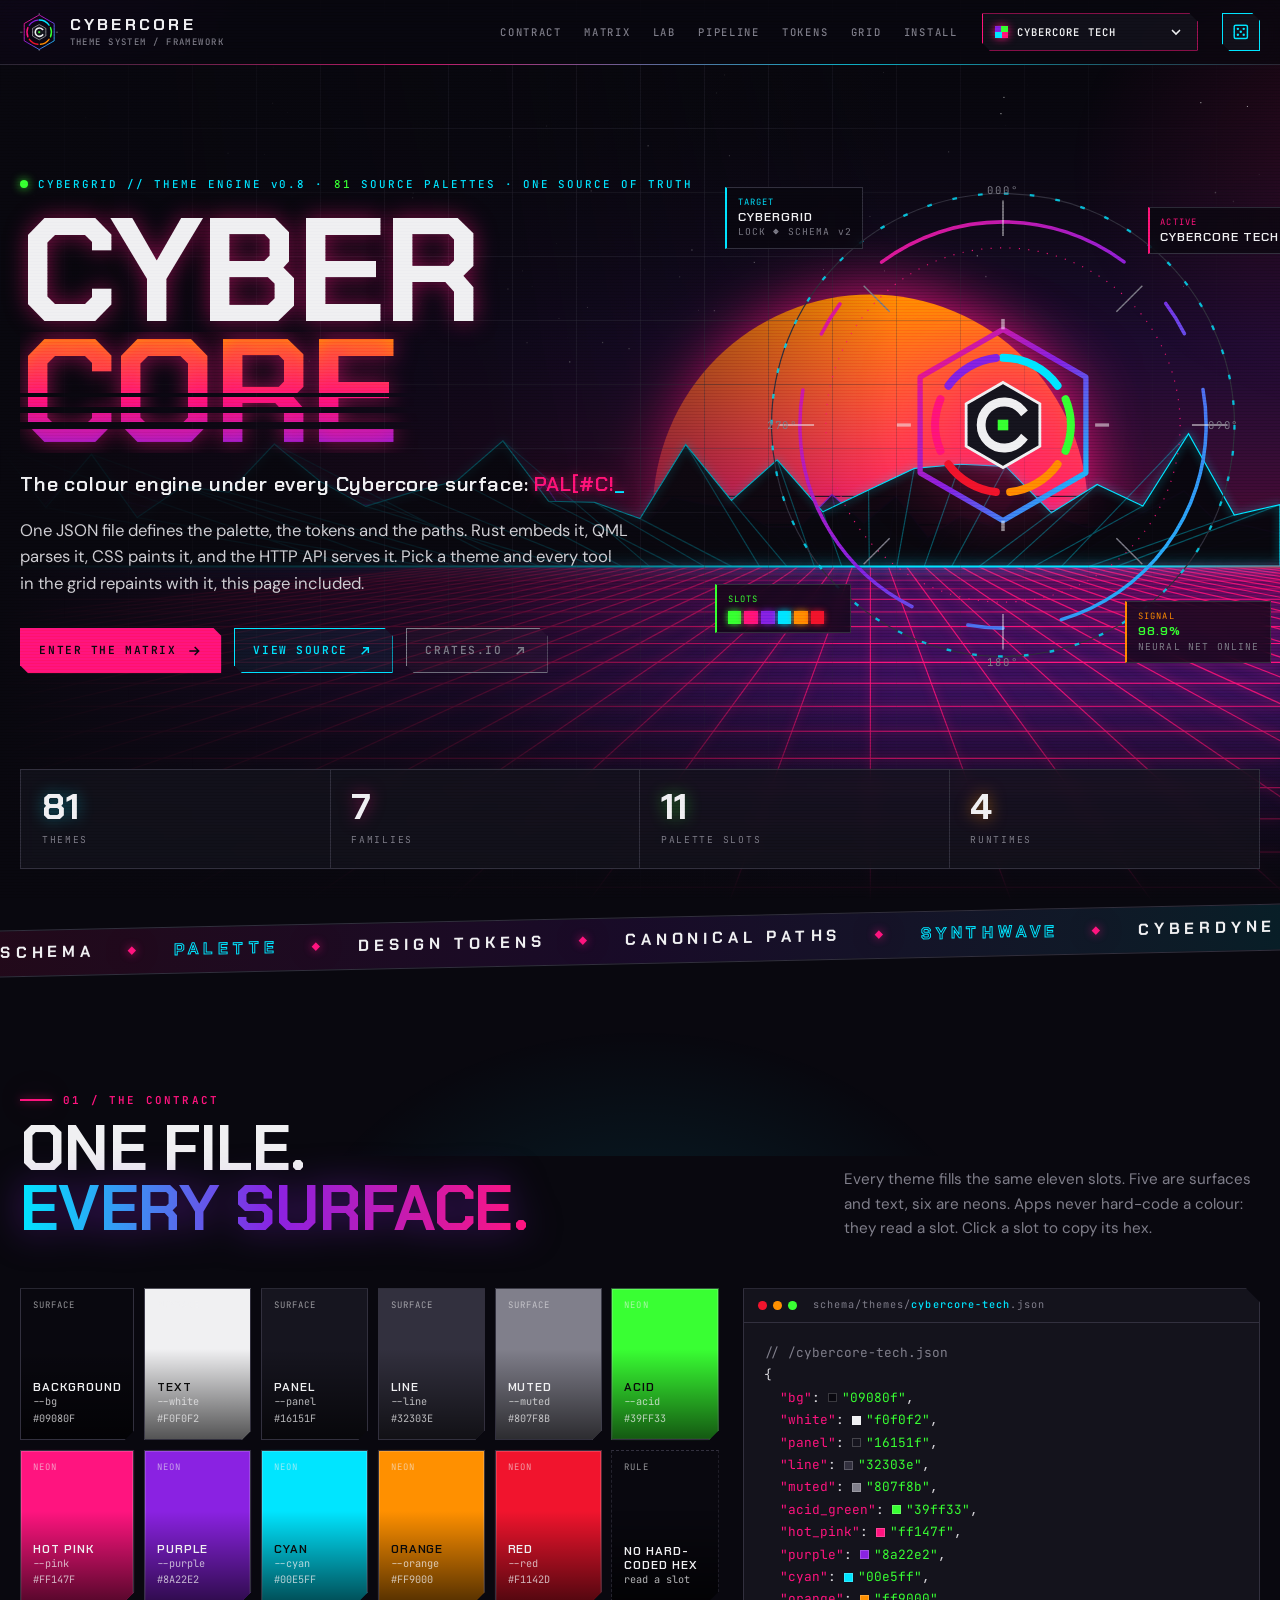
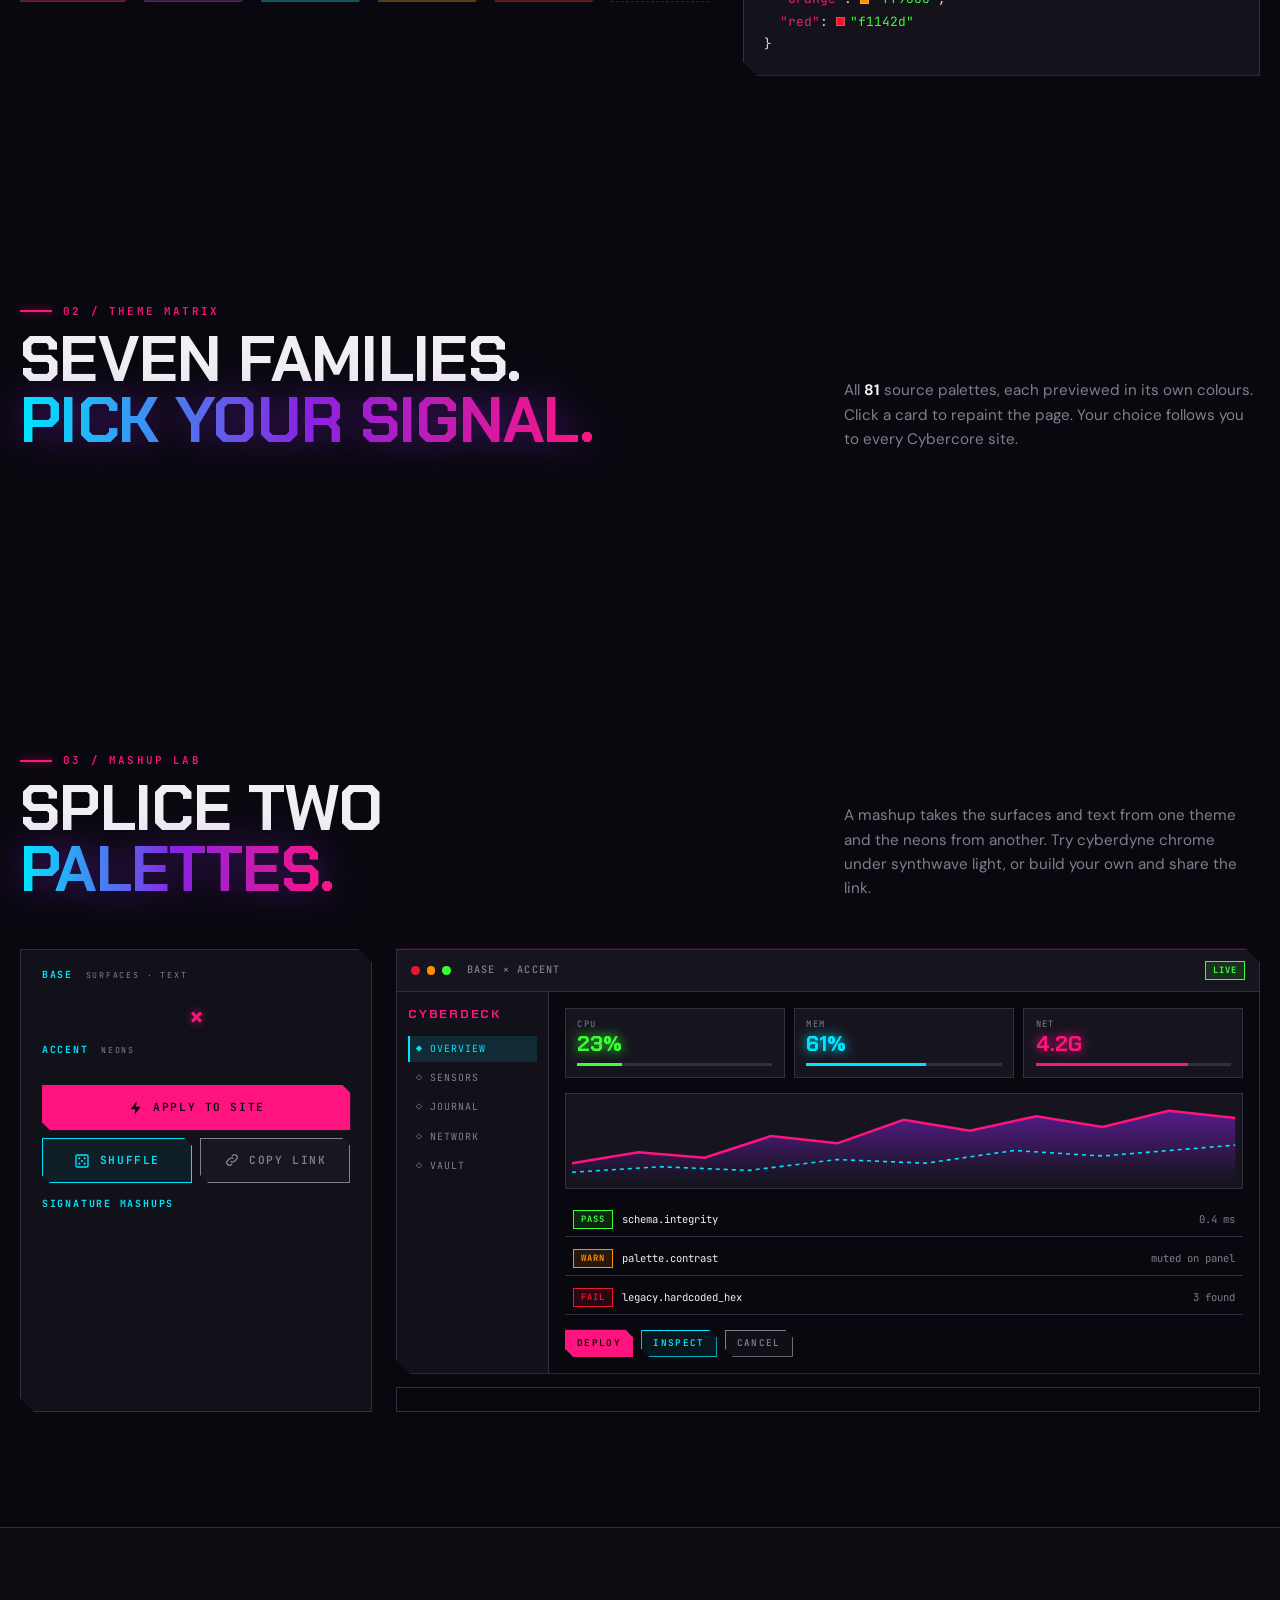
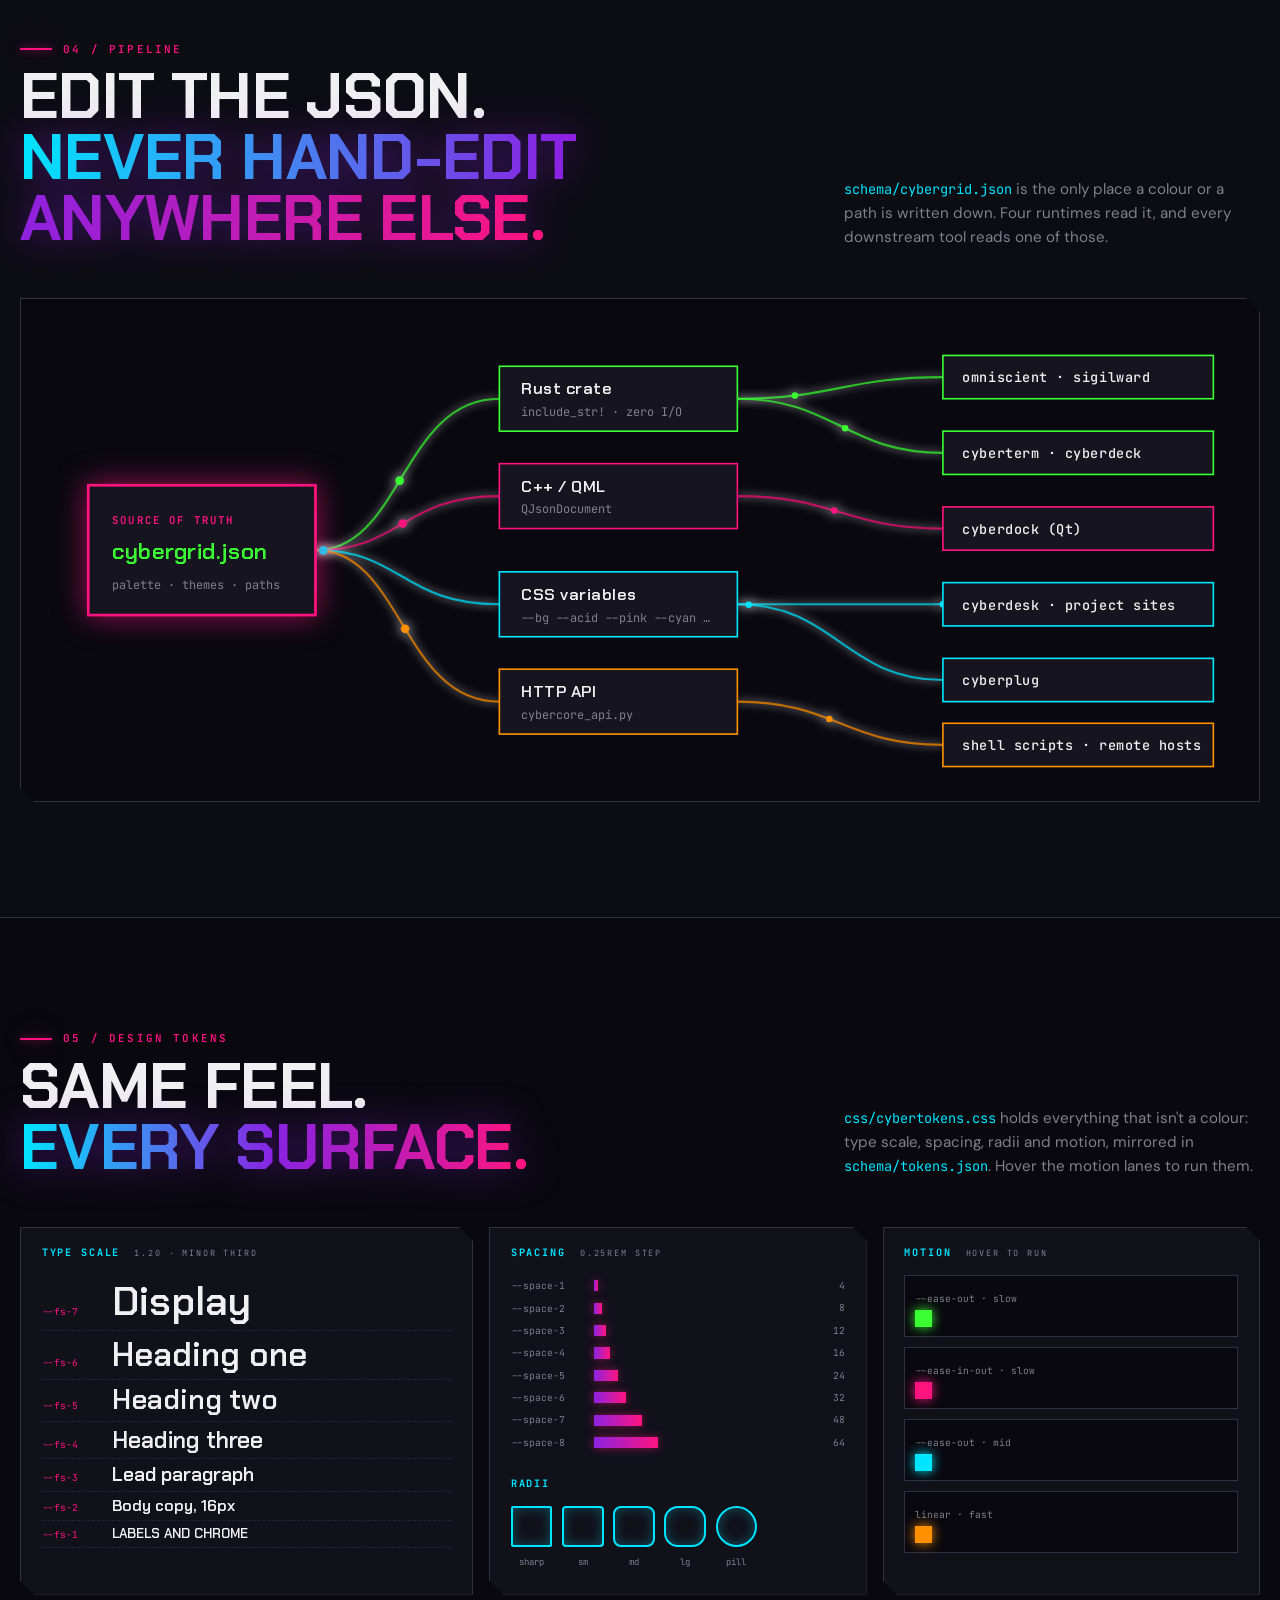
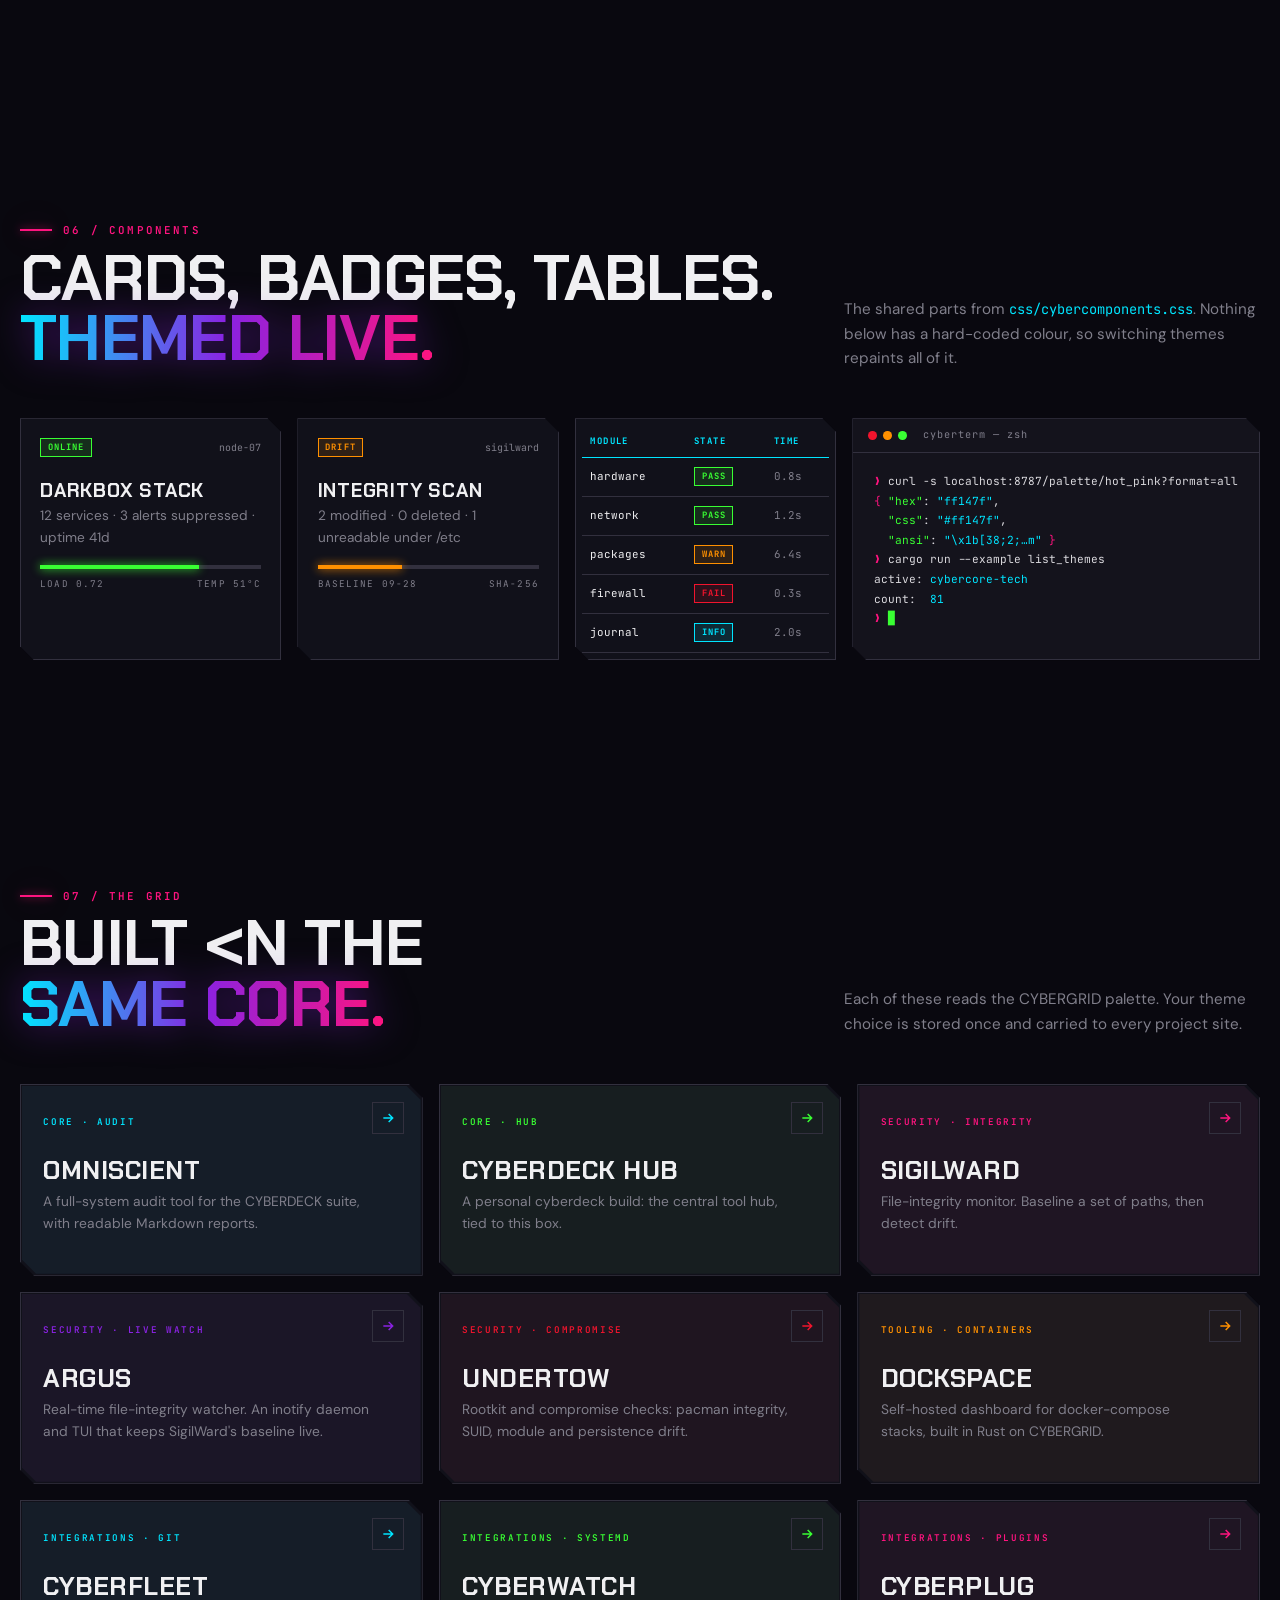
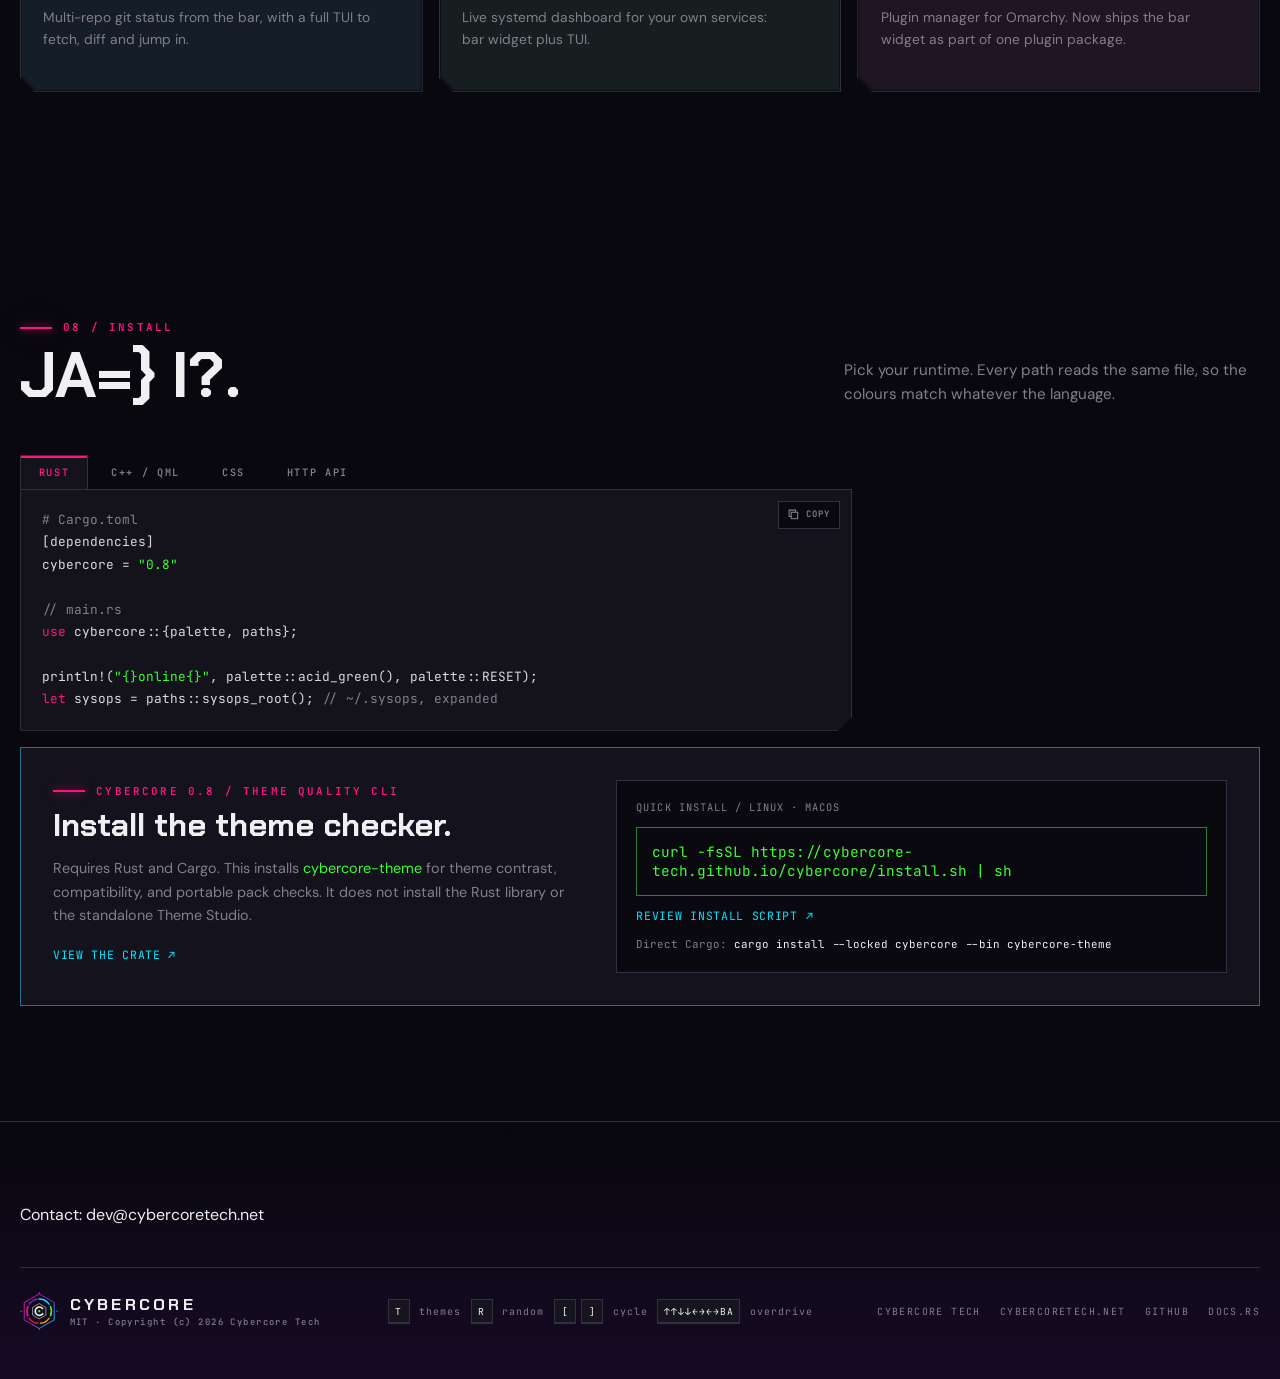
<file: index.html>
<!doctype html>
<html lang="en" data-theme="cybercore-tech">
<head>
  <meta charset="utf-8">
  <meta name="viewport" content="width=device-width,initial-scale=1">
  <title>Cybercore — the CYBERGRID theme system</title>
  <meta name="description" content="Cybercore 0.8 is the shared theme engine for Cybercore apps: 81 palettes, portable custom themes and packs, design tokens, quality gates, and live cross-app updates.">
  <meta name="theme-color" content="#09080f">
  <meta property="og:title" content="Cybercore — the CYBERGRID theme system">
  <meta property="og:description" content="One theme engine. 81 palettes, custom packs, quality checks, and every surface in the grid speaks the same colours.">
  <meta property="og:image" content="https://cybercore-tech.github.io/cybercore/assets/img/social-card.png">
  <meta property="og:url" content="https://cybercore-tech.github.io/cybercore/">
  <meta name="twitter:card" content="summary_large_image">
  <link rel="icon" type="image/svg+xml" href="assets/img/favicon.svg">
  <link rel="preconnect" href="https://fonts.googleapis.com">
  <link rel="preconnect" href="https://fonts.gstatic.com" crossorigin>
  <link rel="stylesheet" href="https://fonts.googleapis.com/css2?family=Chakra+Petch:wght@500;600;700&family=DM+Sans:opsz,wght@9..40,400;9..40,500;9..40,700&family=JetBrains+Mono:wght@400;500;700&display=swap">
  <link rel="stylesheet" href="assets/css/site.css">
  <script>
    /* Signature mashups: surfaces (bg/text/panel/line/muted) from `base`,
       neons from `accent`. Names are provisional until approved. */
    window.SITE = {
      dataRoot: 'https://cybercore-tech.github.io/data',
      defaultTheme: 'cybercore-tech',
      mashups: [
        { id: 'cc-chrome-horizon', label: 'CHROME HORIZON', base: 'cyberdyne-steel', accent: 'synthwave-outrun' },
        { id: 'cc-skynet-plasma', label: 'SKYNET PLASMA', base: 'cyberdyne-skynet', accent: 'neosynth-plasma' },
        { id: 'cc-midnight-mainframe', label: 'MIDNIGHT MAINFRAME', base: 'synthwave-sunset', accent: 'cyberpunk-neon' },
        { id: 'cc-judgment-grid', label: 'JUDGMENT GRID', base: 'cyberdyne-judgment', accent: 'neosynth-laser-grid' }
      ]
    };
  </script>
  <script src="assets/js/scenes.js" defer></script>
  <script src="assets/js/engine.js" defer></script>
  <script src="assets/js/fx.js" defer></script>
  <script type="module" src="https://cybercore-tech.github.io/kit/contact.js"></script>
</head>
<body>
  <!-- Icon sprite: every glyph draws in currentColor, so it follows the theme. -->
  <svg width="0" height="0" style="position:absolute" aria-hidden="true">
    <defs>
      <linearGradient id="g-neon" x1="0" y1="0" x2="1" y2="1">
        <stop offset="0" style="stop-color:var(--pink)"/><stop offset=".5" style="stop-color:var(--purple)"/><stop offset="1" style="stop-color:var(--cyan)"/>
      </linearGradient>
      <linearGradient id="g-sun" x1="0" y1="0" x2="0" y2="1">
        <stop offset="0" style="stop-color:var(--orange)"/><stop offset="1" style="stop-color:var(--pink)"/>
      </linearGradient>
    </defs>
    <!-- Cybercore mark: hex shell, six slot arcs (one per neon), C-core with reticle ticks -->
    <symbol id="mark" viewBox="0 0 120 120">
      <path d="M60 6 106.8 33v54L60 114 13.2 87V33Z" fill="none" stroke="url(#g-neon)" stroke-width="3" stroke-linejoin="round"/>
      <g fill="none" stroke-width="4.5" stroke-linecap="round">
        <path d="M60 22a38 38 0 0 1 30.8 15.8" style="stroke:var(--cyan)"/>
        <path d="M95.3 45.4a38 38 0 0 1 0 29.2" style="stroke:var(--acid)"/>
        <path d="M90.8 82.2A38 38 0 0 1 64 97.8" style="stroke:var(--orange)"/>
        <path d="M56 97.8a38 38 0 0 1-26.8-15.6" style="stroke:var(--red)"/>
        <path d="M24.7 74.6a38 38 0 0 1 0-29.2" style="stroke:var(--pink)"/>
        <path d="M29.2 37.8A38 38 0 0 1 56 22.2" style="stroke:var(--purple)"/>
      </g>
      <path d="M60 36 80.8 48v24L60 84 39.2 72V48Z" style="fill:var(--panel);stroke:var(--white)" stroke-width="1.6"/>
      <path d="M70.5 51.5a13 13 0 1 0 0 17" fill="none" style="stroke:var(--white)" stroke-width="5" stroke-linecap="square"/>
      <rect x="57" y="57" width="6" height="6" style="fill:var(--acid)"/>
      <g style="stroke:var(--white)" stroke-width="2" opacity=".55"><path d="M60 0v6M60 114v6M0 60h8M112 60h8"/></g>
    </symbol>
    <!-- Family emblems -->
    <symbol id="fam-cybercore-tech" viewBox="0 0 48 48"><path d="M24 4 41.3 14v20L24 44 6.7 34V14Z" fill="none" stroke="currentColor" stroke-width="2.4" stroke-linejoin="round"/><path d="M29.5 18.5a8 8 0 1 0 0 11" fill="none" stroke="currentColor" stroke-width="3" stroke-linecap="square"/><rect x="22" y="22" width="4" height="4" fill="currentColor"/></symbol>
    <symbol id="fam-cyberdyne" viewBox="0 0 48 48"><path d="M6 14V6h8M34 6h8v8M42 34v8h-8M14 42H6v-8" fill="none" stroke="currentColor" stroke-width="2.4"/><circle cx="24" cy="24" r="11" fill="none" stroke="currentColor" stroke-width="2.4"/><circle cx="24" cy="24" r="4.5" fill="currentColor"/><path d="M24 9v5M24 34v5M9 24h5M34 24h5" stroke="currentColor" stroke-width="2"/></symbol>
    <symbol id="fam-cyberpunk" viewBox="0 0 48 48"><rect x="11" y="11" width="26" height="26" fill="none" stroke="currentColor" stroke-width="2.4"/><path d="M16 5v6M24 5v6M32 5v6M16 37v6M24 37v6M32 37v6M5 16h6M5 24h6M5 32h6M37 16h6M37 24h6M37 32h6" stroke="currentColor" stroke-width="2"/><path d="M26.5 15 18 25.5h6.5L21.5 33l8.5-10.5h-6.5Z" fill="currentColor"/></symbol>
    <symbol id="fam-default" viewBox="0 0 48 48"><path d="M24 6 43 15 24 24 5 15Z" fill="none" stroke="currentColor" stroke-width="2.4" stroke-linejoin="round"/><path d="M5 24l19 9 19-9M5 33l19 9 19-9" fill="none" stroke="currentColor" stroke-width="2.4" stroke-linejoin="round"/></symbol>
    <symbol id="fam-dystopian" viewBox="0 0 48 48"><path d="M24 5 44 41H4Z" fill="none" stroke="currentColor" stroke-width="2.4" stroke-linejoin="round"/><path d="M24 17v11" stroke="currentColor" stroke-width="3.2" stroke-linecap="square"/><rect x="22.2" y="32" width="3.6" height="3.6" fill="currentColor"/><path d="M13 41l5-7 4 3 3-6" fill="none" stroke="currentColor" stroke-width="1.6" opacity=".6"/></symbol>
    <symbol id="fam-neosynth" viewBox="0 0 48 48"><circle cx="24" cy="24" r="19" fill="none" stroke="currentColor" stroke-width="2.4"/><path d="M8 24h4l3-9 5 19 5-24 5 22 4-12 2 4h4" fill="none" stroke="currentColor" stroke-width="2.4" stroke-linejoin="round" stroke-linecap="round"/></symbol>
    <symbol id="fam-synthwave" viewBox="0 0 48 48"><path d="M8 26a16 16 0 0 1 32 0Z" fill="currentColor" opacity=".9"/><path d="M8 20.5h32M8 23.5h32" stroke="var(--bg)" stroke-width="1.6"/><path d="M2 28h44M4 33h40M1 39h46M24 28v17M14 28 6 45M34 28l8 17" fill="none" stroke="currentColor" stroke-width="1.6"/></symbol>
    <symbol id="fam-mashup" viewBox="0 0 48 48"><circle cx="18" cy="24" r="12" fill="none" stroke="currentColor" stroke-width="2.4"/><circle cx="30" cy="24" r="12" fill="none" stroke="currentColor" stroke-width="2.4"/><path d="M24 13.6a12 12 0 0 1 0 20.8 12 12 0 0 1 0-20.8Z" fill="currentColor"/></symbol>
    <!-- UI glyphs -->
    <symbol id="i-dice" viewBox="0 0 24 24"><rect x="3" y="3" width="18" height="18" rx="2" fill="none" stroke="currentColor" stroke-width="2"/><circle cx="8" cy="8" r="1.6" fill="currentColor"/><circle cx="16" cy="16" r="1.6" fill="currentColor"/><circle cx="12" cy="12" r="1.6" fill="currentColor"/><circle cx="16" cy="8" r="1.6" fill="currentColor"/><circle cx="8" cy="16" r="1.6" fill="currentColor"/></symbol>
    <symbol id="i-chev" viewBox="0 0 24 24"><path d="m6 9 6 6 6-6" fill="none" stroke="currentColor" stroke-width="2.4"/></symbol>
    <symbol id="i-arrow" viewBox="0 0 24 24"><path d="M5 12h14M13 6l6 6-6 6" fill="none" stroke="currentColor" stroke-width="2.2"/></symbol>
    <symbol id="i-ext" viewBox="0 0 24 24"><path d="M7 17 17 7M9 7h8v8" fill="none" stroke="currentColor" stroke-width="2.2"/></symbol>
    <symbol id="i-copy" viewBox="0 0 24 24"><rect x="8" y="8" width="12" height="12" fill="none" stroke="currentColor" stroke-width="2"/><path d="M16 8V4H4v12h4" fill="none" stroke="currentColor" stroke-width="2"/></symbol>
    <symbol id="i-link" viewBox="0 0 24 24"><path d="M10 14a4 4 0 0 0 5.7 0l3-3a4 4 0 0 0-5.7-5.7l-1 1M14 10a4 4 0 0 0-5.7 0l-3 3a4 4 0 0 0 5.7 5.7l1-1" fill="none" stroke="currentColor" stroke-width="2"/></symbol>
    <symbol id="i-bolt" viewBox="0 0 24 24"><path d="M13 2 4 14h7l-1 8 9-12h-7Z" fill="currentColor"/></symbol>
  </svg>

  <!-- Boot sequence (first visit per session; any key or click skips) -->
  <div class="boot" id="boot" aria-hidden="true">
    <div class="boot-inner">
      <svg class="boot-mark"><use href="#mark"/></svg>
      <ol class="boot-log" id="bootLog"></ol>
      <div class="boot-bar"><i id="bootBar"></i></div>
    </div>
  </div>

  <canvas class="fx-trail" id="trail" aria-hidden="true"></canvas>
  <div class="fx-crt" aria-hidden="true"></div>
  <div class="fx-progress" aria-hidden="true"><i id="progress"></i></div>
  <div class="fx-flash" id="flash" aria-hidden="true"></div>

  <header class="top">
    <a class="brand" href="#top" aria-label="Cybercore home">
      <svg class="brand-mark"><use href="#mark"/></svg>
      <span class="brand-name">CYBERCORE<small>THEME SYSTEM / FRAMEWORK</small></span>
    </a>
    <nav class="nav" aria-label="Primary">
      <a href="#contract">CONTRACT</a><a href="#matrix">MATRIX</a><a href="#lab">LAB</a><a href="#pipeline">PIPELINE</a><a href="#tokens">TOKENS</a><a href="#grid">GRID</a><a href="#install">INSTALL</a>
    </nav>
    <div class="theme-picker" id="picker">
      <button class="theme-button" id="themeButton" type="button" aria-haspopup="listbox" aria-expanded="false" aria-controls="themeMenu" title="Theme (T)">
        <i class="theme-swatch" aria-hidden="true"></i><span id="themeLabel">LOADING…</span><svg class="chev" aria-hidden="true"><use href="#i-chev"/></svg>
      </button>
      <div class="theme-menu" id="themeMenu" hidden>
        <div class="theme-search"><input id="themeFilter" type="search" placeholder="FILTER 81 THEMES…" aria-label="Filter themes" autocomplete="off" spellcheck="false"></div>
        <div class="theme-list" id="themeList" role="listbox" aria-label="Theme"></div>
      </div>
    </div>
    <button class="icon-btn" id="shuffle" type="button" title="Random theme (R)" aria-label="Random theme"><svg><use href="#i-dice"/></svg></button>
  </header>

  <main id="top">
    <!-- ═══════════════ HERO ═══════════════ -->
    <section class="hero">
      <canvas class="hero-canvas" id="synth" aria-hidden="true"></canvas>
      <div class="hero-vignette" aria-hidden="true"></div>
      <div class="wrap hero-grid">
        <div class="hero-copy">
          <p class="eyebrow"><span class="led"></span>CYBERGRID // THEME ENGINE v0.8 · <b data-theme-count>81</b> SOURCE PALETTES · ONE SOURCE OF TRUTH</p>
          <h1 class="title" aria-label="Cybercore">
            <span class="glitch" data-text="CYBER">CYBER</span><span class="glitch outline" data-text="CORE">CORE</span>
          </h1>
          <p class="tagline">The colour engine under every Cybercore surface: <span class="rotator" id="rotator">SCHEMA</span></p>
          <p class="lede">One JSON file defines the palette, the tokens and the paths. Rust embeds it, QML parses it, CSS paints it, and the HTTP API serves it. Pick a theme and every tool in the grid repaints with it, this page included.</p>
          <div class="cta">
            <a class="btn primary magnetic" href="#matrix"><span>ENTER THE MATRIX</span><svg><use href="#i-arrow"/></svg></a>
            <a class="btn magnetic" href="https://github.com/cybercore-tech/cybercore"><span>VIEW SOURCE</span><svg><use href="#i-ext"/></svg></a>
            <a class="btn ghost magnetic" href="https://crates.io/crates/cybercore"><span>CRATES.IO</span><svg><use href="#i-ext"/></svg></a>
          </div>
        </div>
        <div class="hud" id="hud" aria-hidden="true">
          <svg class="hud-svg" viewBox="0 0 420 420">
            <g class="hud-rot r1"><circle cx="210" cy="210" r="196" fill="none" stroke="var(--line)" stroke-width="1"/><circle cx="210" cy="210" r="196" fill="none" stroke="var(--cyan)" stroke-width="2" stroke-dasharray="4 18" opacity=".8"/></g>
            <g class="hud-rot r2"><circle cx="210" cy="210" r="172" fill="none" stroke="url(#g-neon)" stroke-width="3" stroke-dasharray="220 50 30 50" stroke-linecap="round"/></g>
            <g class="hud-rot r3"><circle cx="210" cy="210" r="150" fill="none" stroke="var(--pink)" stroke-width="1" stroke-dasharray="1 7" opacity=".9"/></g>
            <path d="M210 20v30M210 370v30M20 210h30M370 210h30" stroke="var(--white)" stroke-width="1.5" opacity=".5"/>
            <path d="M92 92l22 22M328 92l-22 22M92 328l22-22M328 328l-22-22" stroke="var(--muted)" stroke-width="1.2"/>
            <use href="#mark" x="120" y="120" width="180" height="180" class="hud-mark"/>
            <g class="hud-ticks" font-family="JetBrains Mono, monospace" font-size="9" letter-spacing="1.5">
              <text x="210" y="14" text-anchor="middle" fill="var(--muted)">000°</text>
              <text x="410" y="213" text-anchor="end" fill="var(--muted)">090°</text>
              <text x="210" y="414" text-anchor="middle" fill="var(--muted)">180°</text>
              <text x="10" y="213" fill="var(--muted)">270°</text>
            </g>
          </svg>
          <div class="hud-read tl"><small>TARGET</small><b>CYBERGRID</b><span>LOCK ◆ SCHEMA v2</span></div>
          <div class="hud-read tr"><small>ACTIVE</small><b data-active-theme>—</b><span data-active-family>—</span></div>
          <div class="hud-read bl"><small>SLOTS</small><span class="hud-swatches" id="hudSwatches"></span></div>
          <div class="hud-read br"><small>SIGNAL</small><b class="hud-sig" id="hudSig">100%</b><span>NEURAL NET ONLINE</span></div>
        </div>
      </div>
      <div class="wrap stats">
        <div><b data-count="81">0</b><span>THEMES</span></div>
        <div><b data-count="7">0</b><span>FAMILIES</span></div>
        <div><b data-count="11">0</b><span>PALETTE SLOTS</span></div>
        <div><b data-count="4">0</b><span>RUNTIMES</span></div>
      </div>
    </section>

    <div class="marquee" aria-hidden="true"><div class="marquee-track">
      <span>SCHEMA</span><i>◆</i><span>PALETTE</span><i>◆</i><span>DESIGN TOKENS</span><i>◆</i><span>CANONICAL PATHS</span><i>◆</i><span>SYNTHWAVE</span><i>◆</i><span>CYBERDYNE</span><i>◆</i><span>NEOSYNTH</span><i>◆</i><span>CYBERPUNK</span><i>◆</i><span>DYSTOPIAN</span><i>◆</i>
      <span>SCHEMA</span><i>◆</i><span>PALETTE</span><i>◆</i><span>DESIGN TOKENS</span><i>◆</i><span>CANONICAL PATHS</span><i>◆</i><span>SYNTHWAVE</span><i>◆</i><span>CYBERDYNE</span><i>◆</i><span>NEOSYNTH</span><i>◆</i><span>CYBERPUNK</span><i>◆</i><span>DYSTOPIAN</span><i>◆</i>
    </div></div>

    <!-- ═══════════════ 01 CONTRACT ═══════════════ -->
    <section class="section wrap" id="contract">
      <div class="head reveal">
        <div><p class="kicker">01 / THE CONTRACT</p><h2 class="scramble">One file.<br><em>Every surface.</em></h2></div>
        <p>Every theme fills the same eleven slots. Five are surfaces and text, six are neons. Apps never hard-code a colour: they read a slot. Click a slot to copy its hex.</p>
      </div>
      <div class="contract">
        <div class="slots reveal" id="slots"></div>
        <div class="window reveal">
          <div class="titlebar"><i></i><i></i><i></i><span>schema/themes/<b data-active-path>cybercore-tech</b>.json</span></div>
          <pre class="json" id="liveJson"><code></code></pre>
        </div>
      </div>
    </section>

    <!-- ═══════════════ 02 MATRIX ═══════════════ -->
    <section class="section matrix-section" id="matrix">
      <div class="wrap">
        <div class="head reveal">
          <div><p class="kicker">02 / THEME MATRIX</p><h2 class="scramble">Seven families.<br><em>Pick your signal.</em></h2></div>
          <p>All <b data-theme-count>81</b> source palettes, each previewed in its own colours. Click a card to repaint the page. Your choice follows you to every Cybercore site.</p>
        </div>
        <div class="families reveal" id="families" role="tablist" aria-label="Theme families"></div>
        <div class="cards" id="cards"></div>
      </div>
    </section>

    <!-- ═══════════════ 03 MASHUP LAB ═══════════════ -->
    <section class="section wrap" id="lab">
      <div class="head reveal">
        <div><p class="kicker">03 / MASHUP LAB</p><h2 class="scramble">Splice two<br><em>palettes.</em></h2></div>
        <p>A mashup takes the surfaces and text from one theme and the neons from another. Try cyberdyne chrome under synthwave light, or build your own and share the link.</p>
      </div>
      <div class="lab reveal">
        <div class="lab-controls">
          <div class="lab-field"><span class="lab-label">BASE <small>SURFACES · TEXT</small></span><div class="dd" data-dd="base"></div></div>
          <div class="lab-x" aria-hidden="true">×</div>
          <div class="lab-field"><span class="lab-label">ACCENT <small>NEONS</small></span><div class="dd" data-dd="accent"></div></div>
          <div class="lab-actions">
            <button class="btn magnetic" id="labShuffle" type="button"><svg><use href="#i-dice"/></svg><span>SHUFFLE</span></button>
            <button class="btn primary magnetic burst" id="labApply" type="button"><svg><use href="#i-bolt"/></svg><span>APPLY TO SITE</span></button>
            <button class="btn ghost" id="labLink" type="button"><svg><use href="#i-link"/></svg><span>COPY LINK</span></button>
          </div>
          <div class="presets"><span class="lab-label">SIGNATURE MASHUPS</span><div id="presets"></div></div>
        </div>
        <div class="lab-preview" id="labPreview">
          <div class="mock">
            <div class="mock-bar"><i></i><i></i><i></i><b id="labRecipe">BASE × ACCENT</b><span class="badge ok">LIVE</span></div>
            <div class="mock-body">
              <aside class="mock-side"><b>CYBERDECK</b><a class="on">◆ OVERVIEW</a><a>◇ SENSORS</a><a>◇ JOURNAL</a><a>◇ NETWORK</a><a>◇ VAULT</a></aside>
              <div class="mock-main">
                <div class="mock-stats">
                  <div><small>CPU</small><b style="color:var(--acid)">23%</b><i style="--w:23%;--c:var(--acid)"></i></div>
                  <div><small>MEM</small><b style="color:var(--cyan)">61%</b><i style="--w:61%;--c:var(--cyan)"></i></div>
                  <div><small>NET</small><b style="color:var(--pink)">4.2G</b><i style="--w:78%;--c:var(--pink)"></i></div>
                </div>
                <div class="mock-chart" aria-hidden="true">
                  <svg viewBox="0 0 300 90" preserveAspectRatio="none"><defs><linearGradient id="g-area" x1="0" y1="0" x2="0" y2="1"><stop offset="0" style="stop-color:var(--purple);stop-opacity:.55"/><stop offset="1" style="stop-color:var(--purple);stop-opacity:0"/></linearGradient></defs><path d="M0 70 30 58 60 64 90 40 120 48 150 22 180 34 210 18 240 30 270 12 300 20V90H0Z" fill="url(#g-area)"/><path d="M0 70 30 58 60 64 90 40 120 48 150 22 180 34 210 18 240 30 270 12 300 20" fill="none" style="stroke:var(--pink)" stroke-width="2.5" vector-effect="non-scaling-stroke"/><path d="M0 80 40 74 80 78 120 66 160 70 200 56 240 62 300 50" fill="none" style="stroke:var(--cyan)" stroke-width="1.6" stroke-dasharray="4 4" vector-effect="non-scaling-stroke"/></svg>
                </div>
                <div class="mock-rows">
                  <div><span class="badge ok">PASS</span>schema.integrity<em>0.4 ms</em></div>
                  <div><span class="badge warn">WARN</span>palette.contrast<em>muted on panel</em></div>
                  <div><span class="badge bad">FAIL</span>legacy.hardcoded_hex<em>3 found</em></div>
                </div>
                <div class="mock-btns"><span class="btn primary sm">DEPLOY</span><span class="btn sm">INSPECT</span><span class="btn ghost sm">CANCEL</span></div>
              </div>
            </div>
          </div>
          <div class="lab-swatches" id="labSwatches"></div>
        </div>
      </div>
    </section>

    <!-- ═══════════════ 04 PIPELINE ═══════════════ -->
    <section class="section pipeline-section" id="pipeline">
      <canvas class="rain" id="rain" aria-hidden="true"></canvas>
      <div class="wrap">
        <div class="head reveal">
          <div><p class="kicker">04 / PIPELINE</p><h2 class="scramble">Edit the JSON.<br><em>Never hand-edit anywhere else.</em></h2></div>
          <p><code>schema/cybergrid.json</code> is the only place a colour or a path is written down. Four runtimes read it, and every downstream tool reads one of those.</p>
        </div>
        <div class="flow reveal" id="flow">
          <svg viewBox="0 0 1100 420" class="flow-svg" role="img" aria-labelledby="flowTitle">
            <title id="flowTitle">cybergrid.json feeds the Rust crate, QML, CSS variables and the HTTP API, which feed the Cybercore tools</title>
            <g class="flow-lines" fill="none" stroke-width="2">
              <path id="p1" d="M250 210C330 210 330 70 420 70"  style="stroke:var(--acid)"/>
              <path id="p2" d="M250 210C330 210 330 160 420 160" style="stroke:var(--pink)"/>
              <path id="p3" d="M250 210C330 210 330 260 420 260" style="stroke:var(--cyan)"/>
              <path id="p4" d="M250 210C330 210 330 350 420 350" style="stroke:var(--orange)"/>
              <path id="q1" d="M640 70C730 70 740 50 830 50"   style="stroke:var(--acid)"/>
              <path id="q2" d="M640 70C730 70 740 120 830 120"  style="stroke:var(--acid)"/>
              <path id="q3" d="M640 160C730 160 740 190 830 190" style="stroke:var(--pink)"/>
              <path id="q4" d="M640 260C730 260 740 260 830 260" style="stroke:var(--cyan)"/>
              <path id="q5" d="M640 260C730 260 740 330 830 330" style="stroke:var(--cyan)"/>
              <path id="q6" d="M640 350C730 350 740 390 830 390" style="stroke:var(--orange)"/>
            </g>
            <g class="packets">
              <circle r="4" style="fill:var(--acid)"><animateMotion dur="2.4s" repeatCount="indefinite"><mpath href="#p1"/></animateMotion></circle>
              <circle r="4" style="fill:var(--pink)"><animateMotion dur="2.1s" begin=".4s" repeatCount="indefinite"><mpath href="#p2"/></animateMotion></circle>
              <circle r="4" style="fill:var(--cyan)"><animateMotion dur="2.6s" begin=".8s" repeatCount="indefinite"><mpath href="#p3"/></animateMotion></circle>
              <circle r="4" style="fill:var(--orange)"><animateMotion dur="2.2s" begin=".2s" repeatCount="indefinite"><mpath href="#p4"/></animateMotion></circle>
              <circle r="3" style="fill:var(--acid)"><animateMotion dur="1.8s" begin="1.2s" repeatCount="indefinite"><mpath href="#q1"/></animateMotion></circle>
              <circle r="3" style="fill:var(--acid)"><animateMotion dur="1.9s" begin=".6s" repeatCount="indefinite"><mpath href="#q2"/></animateMotion></circle>
              <circle r="3" style="fill:var(--pink)"><animateMotion dur="1.7s" begin="1s" repeatCount="indefinite"><mpath href="#q3"/></animateMotion></circle>
              <circle r="3" style="fill:var(--cyan)"><animateMotion dur="1.6s" begin=".3s" repeatCount="indefinite"><mpath href="#q4"/></animateMotion></circle>
              <circle r="3" style="fill:var(--cyan)"><animateMotion dur="2s" begin="1.4s" repeatCount="indefinite"><mpath href="#q5"/></animateMotion></circle>
              <circle r="3" style="fill:var(--orange)"><animateMotion dur="1.8s" begin=".9s" repeatCount="indefinite"><mpath href="#q6"/></animateMotion></circle>
            </g>
            <g class="node src"><rect x="40" y="150" width="210" height="120"/><text x="62" y="186" class="n-k">SOURCE OF TRUTH</text><text x="62" y="218" class="n-t">cybergrid.json</text><text x="62" y="246" class="n-s">palette · themes · paths</text></g>
            <g class="node" style="--c:var(--acid)"><rect x="420" y="40" width="220" height="60"/><text x="440" y="66" class="n-t">Rust crate</text><text x="440" y="86" class="n-s">include_str! · zero I/O</text></g>
            <g class="node" style="--c:var(--pink)"><rect x="420" y="130" width="220" height="60"/><text x="440" y="156" class="n-t">C++ / QML</text><text x="440" y="176" class="n-s">QJsonDocument</text></g>
            <g class="node" style="--c:var(--cyan)"><rect x="420" y="230" width="220" height="60"/><text x="440" y="256" class="n-t">CSS variables</text><text x="440" y="276" class="n-s">--bg --acid --pink --cyan …</text></g>
            <g class="node" style="--c:var(--orange)"><rect x="420" y="320" width="220" height="60"/><text x="440" y="346" class="n-t">HTTP API</text><text x="440" y="366" class="n-s">cybercore_api.py</text></g>
            <g class="node leaf" style="--c:var(--acid)"><rect x="830" y="30" width="250" height="40"/><text x="848" y="55" class="n-t">omniscient · sigilward</text></g>
            <g class="node leaf" style="--c:var(--acid)"><rect x="830" y="100" width="250" height="40"/><text x="848" y="125" class="n-t">cyberterm · cyberdeck</text></g>
            <g class="node leaf" style="--c:var(--pink)"><rect x="830" y="170" width="250" height="40"/><text x="848" y="195" class="n-t">cyberdock (Qt)</text></g>
            <g class="node leaf" style="--c:var(--cyan)"><rect x="830" y="240" width="250" height="40"/><text x="848" y="265" class="n-t">cyberdesk · project sites</text></g>
            <g class="node leaf" style="--c:var(--cyan)"><rect x="830" y="310" width="250" height="40"/><text x="848" y="335" class="n-t">cyberplug</text></g>
            <g class="node leaf" style="--c:var(--orange)"><rect x="830" y="370" width="250" height="40"/><text x="848" y="395" class="n-t">shell scripts · remote hosts</text></g>
          </svg>
        </div>
      </div>
    </section>

    <!-- ═══════════════ 05 TOKENS ═══════════════ -->
    <section class="section wrap" id="tokens">
      <div class="head reveal">
        <div><p class="kicker">05 / DESIGN TOKENS</p><h2 class="scramble">Same feel.<br><em>Every surface.</em></h2></div>
        <p><code>css/cybertokens.css</code> holds everything that isn't a colour: type scale, spacing, radii and motion, mirrored in <code>schema/tokens.json</code>. Hover the motion lanes to run them.</p>
      </div>
      <div class="tokens">
        <div class="tk reveal">
          <p class="tk-h">TYPE SCALE <small>1.20 · MINOR THIRD</small></p>
          <div class="scale">
            <div style="--s:2.488rem"><code>--fs-7</code><span>Display</span></div>
            <div style="--s:2.074rem"><code>--fs-6</code><span>Heading one</span></div>
            <div style="--s:1.728rem"><code>--fs-5</code><span>Heading two</span></div>
            <div style="--s:1.44rem"><code>--fs-4</code><span>Heading three</span></div>
            <div style="--s:1.2rem"><code>--fs-3</code><span>Lead paragraph</span></div>
            <div style="--s:1rem"><code>--fs-2</code><span>Body copy, 16px</span></div>
            <div style="--s:.833rem"><code>--fs-1</code><span>LABELS AND CHROME</span></div>
          </div>
        </div>
        <div class="tk reveal">
          <p class="tk-h">SPACING <small>0.25REM STEP</small></p>
          <div class="space">
            <div style="--w:.25rem"><code>--space-1</code><i></i><em>4</em></div>
            <div style="--w:.5rem"><code>--space-2</code><i></i><em>8</em></div>
            <div style="--w:.75rem"><code>--space-3</code><i></i><em>12</em></div>
            <div style="--w:1rem"><code>--space-4</code><i></i><em>16</em></div>
            <div style="--w:1.5rem"><code>--space-5</code><i></i><em>24</em></div>
            <div style="--w:2rem"><code>--space-6</code><i></i><em>32</em></div>
            <div style="--w:3rem"><code>--space-7</code><i></i><em>48</em></div>
            <div style="--w:4rem"><code>--space-8</code><i></i><em>64</em></div>
          </div>
          <p class="tk-h" style="margin-top:1.6rem">RADII</p>
          <div class="radii">
            <div style="--r:2px"><i></i><code>sharp</code></div><div style="--r:4px"><i></i><code>sm</code></div><div style="--r:8px"><i></i><code>md</code></div><div style="--r:14px"><i></i><code>lg</code></div><div style="--r:999px"><i></i><code>pill</code></div>
          </div>
        </div>
        <div class="tk reveal motion">
          <p class="tk-h">MOTION <small>HOVER TO RUN</small></p>
          <div class="lane" style="--e:cubic-bezier(.2,.8,.2,1);--d:.5s;--c:var(--acid)"><code>--ease-out · slow</code><i></i></div>
          <div class="lane" style="--e:cubic-bezier(.65,0,.35,1);--d:.5s;--c:var(--pink)"><code>--ease-in-out · slow</code><i></i></div>
          <div class="lane" style="--e:cubic-bezier(.2,.8,.2,1);--d:.24s;--c:var(--cyan)"><code>--ease-out · mid</code><i></i></div>
          <div class="lane" style="--e:linear;--d:.12s;--c:var(--orange)"><code>linear · fast</code><i></i></div>
        </div>
      </div>
    </section>

    <!-- ═══════════════ 06 COMPONENTS ═══════════════ -->
    <section class="section wrap" id="components">
      <div class="head reveal">
        <div><p class="kicker">06 / COMPONENTS</p><h2 class="scramble">Cards, badges, tables.<br><em>Themed live.</em></h2></div>
        <p>The shared parts from <code>css/cybercomponents.css</code>. Nothing below has a hard-coded colour, so switching themes repaints all of it.</p>
      </div>
      <div class="comp reveal">
        <article class="ccard spot">
          <header><span class="badge ok">ONLINE</span><code>node-07</code></header>
          <h3>Darkbox stack</h3><p>12 services · 3 alerts suppressed · uptime 41d</p>
          <div class="meter"><i style="--w:72%"></i></div>
          <footer><span>LOAD 0.72</span><span>TEMP 51°C</span></footer>
        </article>
        <article class="ccard spot">
          <header><span class="badge warn">DRIFT</span><code>sigilward</code></header>
          <h3>Integrity scan</h3><p>2 modified · 0 deleted · 1 unreadable under /etc</p>
          <div class="meter"><i style="--w:38%;--c:var(--orange)"></i></div>
          <footer><span>BASELINE 09-28</span><span>SHA-256</span></footer>
        </article>
        <div class="ctable spot">
          <table>
            <thead><tr><th>MODULE</th><th>STATE</th><th>TIME</th></tr></thead>
            <tbody>
              <tr><td>hardware</td><td><span class="badge ok">PASS</span></td><td>0.8s</td></tr>
              <tr><td>network</td><td><span class="badge ok">PASS</span></td><td>1.2s</td></tr>
              <tr><td>packages</td><td><span class="badge warn">WARN</span></td><td>6.4s</td></tr>
              <tr><td>firewall</td><td><span class="badge bad">FAIL</span></td><td>0.3s</td></tr>
              <tr><td>journal</td><td><span class="badge info">INFO</span></td><td>2.0s</td></tr>
            </tbody>
          </table>
        </div>
        <div class="window term spot">
          <div class="titlebar"><i></i><i></i><i></i><span>cyberterm — zsh</span></div>
          <pre data-type><code><span class="p">❯</span> curl -s localhost:8787/palette/hot_pink?format=all
<span class="k">{</span> <span class="s">"hex"</span>: <span class="v" data-slot-hex="hot_pink">"ff147f"</span>,
  <span class="s">"css"</span>: <span class="v" data-slot-css="hot_pink">"#ff147f"</span>,
  <span class="s">"ansi"</span>: <span class="v">"\x1b[38;2;…m"</span> <span class="k">}</span>
<span class="p">❯</span> cargo run --example list_themes
active: <span class="v" data-active-theme-raw>cybercore-tech</span>
count:  <span class="v">81</span>
<span class="p">❯</span> <span class="cursor">█</span></code></pre>
        </div>
      </div>
    </section>

    <!-- ═══════════════ 07 GRID ═══════════════ -->
    <section class="section wrap" id="grid">
      <div class="head reveal">
        <div><p class="kicker">07 / THE GRID</p><h2 class="scramble">Built on the<br><em>same core.</em></h2></div>
        <p>Each of these reads the CYBERGRID palette. Your theme choice is stored once and carried to every project site.</p>
      </div>
      <div class="tiles" id="tiles">
        <a class="tile reveal" href="https://cybercore-tech.github.io/omniscient/" style="--c:var(--cyan)"><span class="tile-k">CORE · AUDIT</span><b>Omniscient</b><p>A full-system audit tool for the CYBERDECK suite, with readable Markdown reports.</p><i class="tile-go"><svg><use href="#i-arrow"/></svg></i></a>
        <a class="tile reveal" href="https://cybercore-tech.github.io/cyberdeck-hub/" style="--c:var(--acid)"><span class="tile-k">CORE · HUB</span><b>CyberDeck Hub</b><p>A personal cyberdeck build: the central tool hub, tied to this box.</p><i class="tile-go"><svg><use href="#i-arrow"/></svg></i></a>
        <a class="tile reveal" href="https://cybercore-tech.github.io/sigilward/" style="--c:var(--pink)"><span class="tile-k">SECURITY · INTEGRITY</span><b>SigilWard</b><p>File-integrity monitor. Baseline a set of paths, then detect drift.</p><i class="tile-go"><svg><use href="#i-arrow"/></svg></i></a>
        <a class="tile reveal" href="https://cybercore-tech.github.io/argus/" style="--c:var(--purple)"><span class="tile-k">SECURITY · LIVE WATCH</span><b>Argus</b><p>Real-time file-integrity watcher. An inotify daemon and TUI that keeps SigilWard's baseline live.</p><i class="tile-go"><svg><use href="#i-arrow"/></svg></i></a>
        <a class="tile reveal" href="https://cybercore-tech.github.io/undertow/" style="--c:var(--red)"><span class="tile-k">SECURITY · COMPROMISE</span><b>Undertow</b><p>Rootkit and compromise checks: pacman integrity, SUID, module and persistence drift.</p><i class="tile-go"><svg><use href="#i-arrow"/></svg></i></a>
        <a class="tile reveal" href="https://cybercore-tech.github.io/dockspace/" style="--c:var(--orange)"><span class="tile-k">TOOLING · CONTAINERS</span><b>Dockspace</b><p>Self-hosted dashboard for docker-compose stacks, built in Rust on CYBERGRID.</p><i class="tile-go"><svg><use href="#i-arrow"/></svg></i></a>
        <a class="tile reveal" href="https://cybercore-tech.github.io/cyberfleet/" style="--c:var(--cyan)"><span class="tile-k">INTEGRATIONS · GIT</span><b>CyberFleet</b><p>Multi-repo git status from the bar, with a full TUI to fetch, diff and jump in.</p><i class="tile-go"><svg><use href="#i-arrow"/></svg></i></a>
        <a class="tile reveal" href="https://cybercore-tech.github.io/cyberwatch/" style="--c:var(--acid)"><span class="tile-k">INTEGRATIONS · SYSTEMD</span><b>CyberWatch</b><p>Live systemd dashboard for your own services: bar widget plus TUI.</p><i class="tile-go"><svg><use href="#i-arrow"/></svg></i></a>
        <a class="tile reveal" href="https://cybercore-tech.github.io/cyberplug/" style="--c:var(--pink)"><span class="tile-k">INTEGRATIONS · PLUGINS</span><b>CyberPlug</b><p>Plugin manager for Omarchy. Now ships the bar widget as part of one plugin package.</p><i class="tile-go"><svg><use href="#i-arrow"/></svg></i></a>
      </div>
    </section>

    <!-- ═══════════════ 08 INSTALL ═══════════════ -->
    <section class="section wrap" id="install">
      <div class="head reveal">
        <div><p class="kicker">08 / INSTALL</p><h2 class="scramble">Jack in.</h2></div>
        <p>Pick your runtime. Every path reads the same file, so the colours match whatever the language.</p>
      </div>
      <div class="install reveal">
        <div class="tabs" role="tablist" aria-label="Runtime">
          <button role="tab" aria-selected="true" aria-controls="tab-rust" id="t-rust">RUST</button>
          <button role="tab" aria-selected="false" aria-controls="tab-qml" id="t-qml">C++ / QML</button>
          <button role="tab" aria-selected="false" aria-controls="tab-css" id="t-css">CSS</button>
          <button role="tab" aria-selected="false" aria-controls="tab-api" id="t-api">HTTP API</button>
        </div>
        <div class="window">
          <pre role="tabpanel" id="tab-rust" aria-labelledby="t-rust" data-copy><code><span class="c"># Cargo.toml</span>
[dependencies]
cybercore = <span class="s">"0.8"</span>

<span class="c">// main.rs</span>
<span class="k">use</span> cybercore::{palette, paths};

println!(<span class="s">"{}online{}"</span>, palette::acid_green(), palette::RESET);
<span class="k">let</span> sysops = paths::sysops_root(); <span class="c">// ~/.sysops, expanded</span></code></pre>
          <pre role="tabpanel" id="tab-qml" aria-labelledby="t-qml" data-copy hidden><code><span class="c">// C++</span>
QFile f(<span class="s">":/cybercore/schema/cybergrid.json"</span>);
f.open(QIODevice::ReadOnly);
<span class="k">auto</span> doc = QJsonDocument::fromJson(f.readAll());

<span class="c">// QML</span>
<span class="k">property var</span> cybergrid: JSON.parse(cybergrid_json_string)
color: <span class="s">"#"</span> + cybergrid.palette.acid_green</code></pre>
          <pre role="tabpanel" id="tab-css" aria-labelledby="t-css" data-copy hidden><code><span class="c">/* load order: reset → tokens → theme colours → components */</span>
<span class="k">@import</span> <span class="s">"cybertokens.css"</span>;
<span class="k">@import</span> <span class="s">"cybercomponents.css"</span>;

.panel {
  background: <span class="v">var(--panel)</span>;
  border: 1px solid <span class="v">var(--line)</span>;
  color: <span class="v">var(--fg)</span>;
  padding: <span class="v">var(--space-4)</span>;
}</code></pre>
          <pre role="tabpanel" id="tab-api" aria-labelledby="t-api" data-copy hidden><code><span class="c"># standard library only, Python 3.8+</span>
python3 cybercore_api.py            <span class="c"># http://127.0.0.1:8787</span>

curl localhost:8787/palette/cyan?format=rgb
curl localhost:8787/paths?expand=true
curl localhost:8787/schema</code></pre>
        </div>
      </div>
      <div class="cli-install reveal">
        <div><p class="kicker">CYBERCORE 0.8 / THEME QUALITY CLI</p><h3>Install the theme checker.</h3><p>Requires Rust and Cargo. This installs <code>cybercore-theme</code> for theme contrast, compatibility, and portable pack checks. It does not install the Rust library or the standalone Theme Studio.</p><a href="https://crates.io/crates/cybercore">VIEW THE CRATE ↗</a></div>
        <div class="cli-command"><span>QUICK INSTALL / LINUX · MACOS</span><code>curl -fsSL https://cybercore-tech.github.io/cybercore/install.sh | sh</code><a href="install.sh">REVIEW INSTALL SCRIPT ↗</a><small>Direct Cargo: <code>cargo install --locked cybercore --bin cybercore-theme</code></small></div>
      </div>
    </section>
  </main>

  <footer class="foot">
    <div class="wrap">
      <cybercore-contact repo="cybercore" bare><p>Contact: <a href="mailto:dev@cybercoretech.net">dev@cybercoretech.net</a></p></cybercore-contact>
      <div class="foot-row">
        <a class="brand" href="#top"><svg class="brand-mark"><use href="#mark"/></svg><span class="brand-name">CYBERCORE<small>MIT · Copyright (c) 2026 Cybercore Tech</small></span></a>
        <p class="keys"><kbd>T</kbd> themes <kbd>R</kbd> random <kbd>[</kbd><kbd>]</kbd> cycle <kbd>↑↑↓↓←→←→BA</kbd> overdrive</p>
        <nav class="foot-links"><a href="https://cybercore-tech.github.io/">CYBERCORE TECH</a><a href="https://cybercoretech.net/">CYBERCORETECH.NET</a><a href="https://github.com/cybercore-tech/cybercore">GITHUB</a><a href="https://docs.rs/cybercore">DOCS.RS</a></nav>
      </div>
    </div>
  </footer>

  <div class="toast" id="toast" role="status" aria-live="polite"></div>
</body>
</html>
</file>
<file: assets/css/site.css>
/* ═══════════════════════════════════════════════════════════════════
   CYBERCORE — theme-system site
   Synthwave × Cyberdyne, with a neosynth / cyberpunk edge.

   Colours come only from the 11 CYBERGRID slots, written onto :root by
   assets/js/engine.js:  --bg --white --acid --pink --purple --cyan
   --orange --red --panel --line --muted.  Nothing below hard-codes a hue.
   ═══════════════════════════════════════════════════════════════════ */

:root {
  /* master-mix fallback until the registry answers */
  --bg: #09080f; --white: #f0f0f2; --acid: #39ff33; --pink: #ff147f; --purple: #8a22e2;
  --cyan: #00e5ff; --orange: #ff9000; --red: #f1142d; --panel: #16151f; --line: #32303e; --muted: #807f8b;
  --fg: var(--white);

  --display: "Chakra Petch", "JetBrains Mono", ui-monospace, sans-serif;
  --sans: "DM Sans", -apple-system, "Segoe UI", sans-serif;
  --mono: "JetBrains Mono", ui-monospace, Menlo, Consolas, monospace;

  --ease: cubic-bezier(.2, .8, .2, 1);
  --ease-io: cubic-bezier(.65, 0, .35, 1);
  --wrap: 1240px;
  --glow-pink: 0 0 .5rem color-mix(in srgb, var(--pink) 70%, transparent), 0 0 2rem color-mix(in srgb, var(--pink) 35%, transparent);
  --glow-cyan: 0 0 .5rem color-mix(in srgb, var(--cyan) 70%, transparent), 0 0 2rem color-mix(in srgb, var(--cyan) 35%, transparent);
  --glass: color-mix(in srgb, var(--panel) 72%, transparent);
  --cut: polygon(0 0, calc(100% - 14px) 0, 100% 14px, 100% 100%, 14px 100%, 0 calc(100% - 14px));
  --cut-sm: polygon(0 0, calc(100% - 8px) 0, 100% 8px, 100% 100%, 8px 100%, 0 calc(100% - 8px));
  color-scheme: dark;
}

@property --spin { syntax: "<angle>"; inherits: false; initial-value: 0deg; }

*, *::before, *::after { box-sizing: border-box; }
[hidden] { display: none !important; }
html { scroll-behavior: smooth; scroll-padding-top: 5rem; scrollbar-width: thin; scrollbar-color: var(--purple) var(--bg); }
body {
  margin: 0; background: var(--bg); color: var(--white);
  font: 400 1rem/1.6 var(--sans); overflow-x: hidden;
  transition: background-color .6s var(--ease), color .6s var(--ease);
}
::selection { background: var(--pink); color: var(--bg); }
a { color: inherit; text-decoration: none; }
code, pre, kbd { font-family: var(--mono); }
:focus-visible { outline: 2px solid var(--cyan); outline-offset: 3px; }
svg { display: block; }

.wrap { width: min(100% - 2.5rem, var(--wrap)); margin-inline: auto; }

/* ═════════ ambient layers ═════════ */
body::before { /* deep field: plasma blooms that follow the theme */
  content: ""; position: fixed; inset: -20vmax; z-index: -2; pointer-events: none;
  background:
    radial-gradient(40vmax 30vmax at 12% 8%, color-mix(in srgb, var(--purple) 26%, transparent), transparent 70%),
    radial-gradient(36vmax 28vmax at 92% 30%, color-mix(in srgb, var(--pink) 16%, transparent), transparent 70%),
    radial-gradient(40vmax 30vmax at 50% 110%, color-mix(in srgb, var(--cyan) 12%, transparent), transparent 70%);
  animation: drift 26s var(--ease-io) infinite alternate;
}
body::after { /* faint blueprint grid */
  content: ""; position: fixed; inset: 0; z-index: -1; pointer-events: none;
  background-image: linear-gradient(color-mix(in srgb, var(--line) 38%, transparent) 1px, transparent 1px),
                    linear-gradient(90deg, color-mix(in srgb, var(--line) 38%, transparent) 1px, transparent 1px);
  background-size: 64px 64px;
  mask-image: radial-gradient(ellipse at 50% 30%, #000 10%, transparent 75%);
}
@keyframes drift { to { transform: translate3d(3%, -2%, 0) scale(1.08); } }

.fx-crt { /* scanlines + slow roll bar */
  position: fixed; inset: 0; z-index: 90; pointer-events: none; mix-blend-mode: overlay; opacity: .5;
  background:
    linear-gradient(to bottom, transparent 0 40%, color-mix(in srgb, var(--white) 6%, transparent) 50%, transparent 60%) 0 0 / 100% 300vh no-repeat,
    repeating-linear-gradient(to bottom, rgb(0 0 0 / .28) 0 1px, transparent 1px 3px);
  animation: roll 9s linear infinite;
}
@keyframes roll { from { background-position: 0 -100vh, 0 0; } to { background-position: 0 200vh, 0 0; } }
.fx-trail { position: fixed; inset: 0; z-index: 95; pointer-events: none; width: 100vw; height: 100vh; }
.fx-progress { position: fixed; inset: 0 0 auto; height: 2px; z-index: 120; }
.fx-progress i { display: block; height: 100%; width: 100%; transform-origin: 0 50%; transform: scaleX(var(--p, 0));
  background: linear-gradient(90deg, var(--cyan), var(--purple), var(--pink), var(--orange)); box-shadow: var(--glow-pink); }
.fx-flash { /* chromatic tear on theme switch */
  position: fixed; inset: 0; z-index: 110; pointer-events: none; opacity: 0;
  background: repeating-linear-gradient(to bottom, color-mix(in srgb, var(--pink) 40%, transparent) 0 2px, transparent 2px 9px, color-mix(in srgb, var(--cyan) 30%, transparent) 9px 11px, transparent 11px 23px);
  mix-blend-mode: screen;
}
.fx-flash.go { animation: tear .42s steps(6) both; }
@keyframes tear {
  0% { opacity: .9; transform: translateX(-12px) skewX(-8deg); clip-path: inset(10% 0 70% 0); }
  25% { opacity: .7; transform: translateX(14px); clip-path: inset(55% 0 20% 0); }
  50% { opacity: .8; transform: translateX(-6px) skewX(6deg); clip-path: inset(30% 0 45% 0); }
  75% { opacity: .5; transform: translateX(8px); clip-path: inset(80% 0 5% 0); }
  100% { opacity: 0; transform: none; clip-path: inset(0); }
}

/* View-transition circular reveal (engine.js sets --vx/--vy) */
::view-transition-old(root), ::view-transition-new(root) { animation: none; mix-blend-mode: normal; }
::view-transition-new(root) { animation: reveal .7s var(--ease-io) both; }
@keyframes reveal { from { clip-path: circle(0 at var(--vx, 50%) var(--vy, 50%)); } to { clip-path: circle(150vmax at var(--vx, 50%) var(--vy, 50%)); } }

/* ═════════ boot ═════════ */
.boot { position: fixed; inset: 0; z-index: 200; display: grid; place-items: center; background: var(--bg); transition: opacity .5s var(--ease), visibility .5s; }
.boot.done { opacity: 0; visibility: hidden; }
.boot-inner { width: min(92vw, 30rem); }
.boot-mark { width: 5rem; height: 5rem; margin-bottom: 1.4rem; filter: drop-shadow(0 0 18px color-mix(in srgb, var(--pink) 60%, transparent)); animation: pulse 1.2s ease-in-out infinite; }
.boot-log { list-style: none; margin: 0 0 1rem; padding: 0; font: .78rem/1.8 var(--mono); color: var(--muted); min-height: 9em; }
.boot-log li b { color: var(--acid); font-weight: 500; }
.boot-log li em { color: var(--pink); font-style: normal; }
.boot-bar { height: 3px; background: var(--line); }
.boot-bar i { display: block; height: 100%; width: 0; background: linear-gradient(90deg, var(--cyan), var(--pink)); box-shadow: var(--glow-cyan); transition: width .2s linear; }
html:not(.booting) .boot { display: none; }
@keyframes pulse { 50% { transform: scale(1.06); filter: drop-shadow(0 0 30px color-mix(in srgb, var(--cyan) 70%, transparent)); } }

/* ═════════ header ═════════ */
.top {
  position: sticky; top: 0; z-index: 80; display: flex; align-items: center; gap: 1.5rem;
  padding: .8rem max(1.25rem, calc((100vw - var(--wrap)) / 2));
  background: color-mix(in srgb, var(--bg) 70%, transparent);
  backdrop-filter: blur(14px) saturate(1.4); -webkit-backdrop-filter: blur(14px) saturate(1.4);
  border-bottom: 1px solid color-mix(in srgb, var(--line) 80%, transparent);
}
.top::after { content: ""; position: absolute; inset: auto 0 -1px; height: 1px; background: linear-gradient(90deg, transparent, var(--pink), var(--cyan), transparent); opacity: .7; }
.brand { display: flex; align-items: center; gap: .7rem; }
.brand-mark { width: 2.4rem; height: 2.4rem; transition: transform .6s var(--ease), filter .3s; }
.brand:hover .brand-mark { transform: rotate(60deg); filter: drop-shadow(0 0 10px var(--pink)); }
.brand-name { font: 700 1.02rem/1 var(--display); letter-spacing: .2em; }
.brand-name small { display: block; margin-top: .3rem; font: 500 .56rem/1 var(--mono); letter-spacing: .16em; color: var(--muted); }
.nav { display: flex; gap: 1.4rem; margin-left: auto; }
.nav a { position: relative; font: 500 .66rem/1 var(--mono); letter-spacing: .16em; color: var(--muted); padding: .4rem 0; transition: color .2s; }
.nav a::after { content: ""; position: absolute; left: 0; right: 0; bottom: -2px; height: 2px; background: var(--cyan); box-shadow: var(--glow-cyan); transform: scaleX(0); transform-origin: right; transition: transform .3s var(--ease); }
.nav a:hover, .nav a.on { color: var(--white); }
.nav a:hover::after, .nav a.on::after { transform: scaleX(1); transform-origin: left; }

/* ═════════ theme picker (Omniscient dropdown, upgraded) ═════════ */
.theme-picker { position: relative; }
.theme-button {
  display: flex; align-items: center; gap: .55rem; min-width: 13.5rem; padding: .6rem .8rem;
  font: 600 .66rem/1 var(--mono); letter-spacing: .1em; color: var(--white); cursor: pointer;
  background: var(--glass); border: 1px solid var(--pink); clip-path: var(--cut-sm);
  transition: box-shadow .25s, background .25s;
}
.theme-button:hover, .theme-button[aria-expanded="true"] { background: color-mix(in srgb, var(--pink) 14%, var(--panel)); box-shadow: inset 0 0 18px color-mix(in srgb, var(--pink) 30%, transparent); }
.theme-button span { flex: 1; text-align: left; white-space: nowrap; overflow: hidden; text-overflow: ellipsis; }
.theme-swatch { width: .8rem; height: .8rem; flex: none; background: conic-gradient(var(--acid) 0 25%, var(--pink) 0 50%, var(--cyan) 0 75%, var(--purple) 0); box-shadow: 0 0 8px var(--pink); }
.chev { width: 1rem; height: 1rem; transition: transform .25s var(--ease); }
.theme-button[aria-expanded="true"] .chev { transform: rotate(180deg); }
.theme-menu {
  position: absolute; right: 0; top: calc(100% + .5rem); width: 19rem; z-index: 100;
  background: color-mix(in srgb, var(--panel) 94%, transparent); border: 1px solid var(--line);
  backdrop-filter: blur(18px); box-shadow: 0 1.5rem 4rem rgb(0 0 0 / .6), 0 0 0 1px color-mix(in srgb, var(--pink) 20%, transparent);
  animation: menu-in .22s var(--ease) both;
}
@keyframes menu-in { from { opacity: 0; transform: translateY(-6px) scale(.98); } }
.theme-search { padding: .5rem; border-bottom: 1px solid var(--line); }
.theme-search input {
  width: 100%; padding: .55rem .65rem; font: .68rem/1 var(--mono); letter-spacing: .08em; color: var(--white);
  background: var(--bg); border: 1px solid var(--line); outline: none;
}
.theme-search input:focus { border-color: var(--cyan); box-shadow: 0 0 0 3px color-mix(in srgb, var(--cyan) 18%, transparent); }
.theme-list { max-height: min(60vh, 26rem); overflow: auto; padding: .3rem; overscroll-behavior: contain; }
.theme-group-label {
  position: sticky; top: -.3rem; z-index: 1; display: flex; align-items: center; gap: .45rem;
  margin: .35rem 0 .15rem; padding: .5rem .55rem .4rem;
  border-left: 2px solid var(--fa, var(--cyan)); border-bottom: 1px solid color-mix(in srgb, var(--fa, var(--cyan)) 35%, transparent);
  color: var(--fa, var(--cyan)); background: color-mix(in srgb, var(--fa, var(--cyan)) 9%, var(--panel));
  font: 700 .6rem/1.2 var(--mono); letter-spacing: .15em;
}
.theme-group-label svg { width: .95rem; height: .95rem; }
.theme-group-label em { margin-left: auto; font-style: normal; opacity: .6; }
/* family accents stay fixed (identity colours), like on Omniscient */
[data-family="mashup"] { --fa: #ff2bd6; --fb: #00f0ff; }
[data-family="cybercore-tech"] { --fa: #39ff33; --fb: #00e5ff; }
[data-family="cyberdyne"] { --fa: #ff1f3d; --fb: #ff7a00; }
[data-family="cyberpunk"] { --fa: #ff0055; --fb: #bf00ff; }
[data-family="default"] { --fa: #7dcfff; --fb: #bb9af7; }
[data-family="dystopian"] { --fa: #d4e157; --fb: #e65100; }
[data-family="neosynth"] { --fa: #00ff8c; --fb: #ff2a9d; }
[data-family="synthwave"] { --fa: #4cc9f0; --fb: #ff007f; }
.theme-option {
  display: flex; align-items: center; gap: .5rem; width: 100%; padding: .48rem .55rem;
  font: 500 .66rem/1.2 var(--mono); letter-spacing: .06em; text-align: left; color: var(--white);
  background: transparent; border: 0; cursor: pointer; transition: color .14s, background .14s, box-shadow .14s;
}
.theme-option .dots { display: flex; gap: 2px; margin-left: auto; }
.theme-option .dots i { width: .5rem; height: .5rem; }
.theme-option:hover, .theme-option:focus-visible, .theme-option[aria-selected="true"] {
  color: var(--fa); background: color-mix(in srgb, var(--fa) 15%, var(--panel)); box-shadow: inset 2px 0 var(--fa); outline: none;
}
.theme-option[data-tone="alt"]:hover, .theme-option[data-tone="alt"]:focus-visible { color: var(--fb); background: color-mix(in srgb, var(--fb) 15%, var(--panel)); box-shadow: inset 2px 0 var(--fb); }
.theme-option[aria-selected="true"]::before { content: "▸"; }
.icon-btn {
  display: grid; place-items: center; width: 2.4rem; height: 2.4rem; cursor: pointer;
  color: var(--cyan); background: var(--glass); border: 1px solid var(--cyan); clip-path: var(--cut-sm); transition: .25s;
}
.icon-btn svg { width: 1.1rem; height: 1.1rem; transition: transform .5s var(--ease); }
.icon-btn:hover { box-shadow: inset 0 0 16px color-mix(in srgb, var(--cyan) 40%, transparent); }
.icon-btn:hover svg { transform: rotate(180deg); }

/* ═════════ buttons ═════════ */
.btn {
  --bc: var(--cyan);
  position: relative; display: inline-flex; align-items: center; gap: .6rem; padding: .85rem 1.15rem;
  font: 600 .7rem/1 var(--mono); letter-spacing: .14em; color: var(--bc); cursor: pointer;
  background: color-mix(in srgb, var(--bc) 6%, transparent); border: 1px solid var(--bc); clip-path: var(--cut-sm);
  transition: color .25s, background .25s, box-shadow .25s, transform .25s var(--ease);
  isolation: isolate; overflow: hidden;
}
.btn svg { width: 1rem; height: 1rem; transition: transform .3s var(--ease); }
.btn::before { /* light sweep */
  content: ""; position: absolute; inset: 0; z-index: -1; transform: translateX(-110%) skewX(-20deg);
  background: linear-gradient(90deg, transparent, color-mix(in srgb, var(--bc) 45%, transparent), transparent); transition: transform .6s var(--ease);
}
.btn:hover { color: var(--bg); background: var(--bc); box-shadow: 0 0 1.4rem color-mix(in srgb, var(--bc) 55%, transparent); }
.btn:hover::before { transform: translateX(110%) skewX(-20deg); }
.btn:hover svg { transform: translateX(3px); }
.btn.primary { --bc: var(--pink); color: var(--bg); background: var(--pink); box-shadow: var(--glow-pink); }
.btn.primary:hover { --bc: var(--white); }
.btn.ghost { --bc: var(--muted); }
.btn.ghost:hover { --bc: var(--white); }
.btn.sm { padding: .5rem .7rem; font-size: .58rem; }
.magnetic { will-change: transform; }

/* ═════════ hero ═════════ */
.hero { position: relative; min-height: calc(100svh - 4rem); display: grid; grid-template-rows: 1fr auto; padding-block: 4rem 2rem; overflow: hidden; }
.hero-canvas { position: absolute; inset: 0; width: 100%; height: 100%; z-index: -1; }
.hero-vignette { position: absolute; inset: 0; z-index: -1; pointer-events: none;
  background: linear-gradient(90deg, var(--bg) 0%, color-mix(in srgb, var(--bg) 70%, transparent) 38%, transparent 70%), linear-gradient(0deg, var(--bg), transparent 25%); }
.hero-grid { display: grid; grid-template-columns: 1.15fr .85fr; align-items: center; gap: 2rem; }
.eyebrow { display: flex; flex-wrap: wrap; align-items: center; gap: .6rem; margin: 0; font: 500 .68rem/1.4 var(--mono); letter-spacing: .18em; color: var(--cyan); }
.eyebrow b { color: var(--acid); font-weight: 500; }
.led { width: .5rem; height: .5rem; border-radius: 50%; background: var(--acid); box-shadow: 0 0 10px var(--acid); animation: blink 1.6s steps(2) infinite; }
@keyframes blink { 50% { opacity: .25; } }

.title { margin: 1.2rem 0 1.1rem; font: 700 clamp(4rem, 11.5vw, 10.5rem)/.82 var(--display); letter-spacing: -.02em; }
.title .glitch { display: block; }
.glitch { position: relative; color: var(--white); text-shadow: 0 0 1.4rem color-mix(in srgb, var(--pink) 50%, transparent); }
.glitch.outline { /* outrun sun lettering: gradient fill with slats cut through the lower half */
  color: transparent;
  background: linear-gradient(180deg, var(--orange) 8%, var(--pink) 55%, var(--purple) 96%);
  -webkit-background-clip: text; background-clip: text;
  -webkit-mask-image: linear-gradient(180deg, #000 0 50%, transparent 50% 54%, #000 54% 62%, transparent 62% 67%, #000 67% 74%, transparent 74% 80%, #000 80%);
  mask-image: linear-gradient(180deg, #000 0 50%, transparent 50% 54%, #000 54% 62%, transparent 62% 67%, #000 67% 74%, transparent 74% 80%, #000 80%);
  text-shadow: 0 0 1.4rem color-mix(in srgb, var(--pink) 55%, transparent); }
.glitch::before, .glitch::after {
  content: attr(data-text); position: absolute; inset: 0; pointer-events: none; opacity: .85;
  -webkit-text-stroke: 0; background: none;
}
.glitch::before { color: var(--pink); transform: translate(-3px, 0); clip-path: inset(0 0 100% 0); mix-blend-mode: screen; animation: glitch-a 4.2s steps(1) infinite; }
.glitch::after { color: var(--cyan); transform: translate(3px, 0); clip-path: inset(0 0 100% 0); mix-blend-mode: screen; animation: glitch-b 4.2s steps(1) infinite; }
.glitch.outline::before, .glitch.outline::after { -webkit-text-fill-color: currentColor; }
@keyframes glitch-a {
  0%, 86%, 100% { clip-path: inset(0 0 100% 0); }
  87% { clip-path: inset(12% 0 70% 0); transform: translate(-8px, -2px); }
  89% { clip-path: inset(60% 0 12% 0); transform: translate(6px, 1px); }
  91% { clip-path: inset(38% 0 40% 0); transform: translate(-4px, 0); }
  93% { clip-path: inset(80% 0 4% 0); transform: translate(10px, 2px); }
}
@keyframes glitch-b {
  0%, 87%, 100% { clip-path: inset(0 0 100% 0); }
  88% { clip-path: inset(70% 0 8% 0); transform: translate(8px, 2px); }
  90% { clip-path: inset(20% 0 62% 0); transform: translate(-6px, -1px); }
  92% { clip-path: inset(46% 0 30% 0); transform: translate(5px, 0); }
  94% { clip-path: inset(4% 0 82% 0); transform: translate(-9px, 1px); }
}
.title:hover .glitch::before, .title:hover .glitch::after { animation-duration: .5s; }

.tagline { margin: 0; font: 600 clamp(1.05rem, 1.6vw, 1.3rem)/1.4 var(--display); letter-spacing: .04em; }
.rotator { color: var(--pink); text-shadow: var(--glow-pink); white-space: nowrap; }
.rotator::after { content: "_"; color: var(--cyan); animation: blink 1s steps(2) infinite; }
.lede { max-width: 38rem; margin: 1.1rem 0 2rem; color: color-mix(in srgb, var(--white) 72%, var(--muted)); font-size: 1.04rem; }
.cta { display: flex; flex-wrap: wrap; gap: .8rem; }

/* HUD */
.hud { position: relative; aspect-ratio: 1; width: min(100%, 31rem); margin-inline: auto; transform: perspective(900px) rotateX(var(--hy, 0deg)) rotateY(var(--hx, 0deg)); transition: transform .4s var(--ease); }
.hud-svg { width: 100%; height: 100%; overflow: visible; }
.hud-rot { transform-origin: 210px 210px; }
.hud-rot.r1 { animation: spin 40s linear infinite; }
.hud-rot.r2 { animation: spin 22s linear infinite reverse; }
.hud-rot.r3 { animation: spin 70s linear infinite; }
@keyframes spin { to { transform: rotate(360deg); } }
.hud-mark { filter: drop-shadow(0 0 22px color-mix(in srgb, var(--pink) 70%, transparent)); animation: breathe 4.5s ease-in-out infinite; transform-origin: 210px 210px; }
@keyframes breathe { 50% { transform: scale(1.04); filter: drop-shadow(0 0 40px color-mix(in srgb, var(--cyan) 70%, transparent)); } }
.hud-read { position: absolute; padding: .5rem .65rem; min-width: 8.5rem; font: .6rem/1.5 var(--mono); letter-spacing: .12em; color: var(--muted);
  background: color-mix(in srgb, var(--bg) 70%, transparent); border: 1px solid var(--line); border-left: 2px solid var(--cyan); backdrop-filter: blur(6px); }
.hud-read small { display: block; color: var(--cyan); font-size: .55rem; }
.hud-read b { display: block; color: var(--white); font: 600 .78rem/1.3 var(--display); letter-spacing: .08em; max-width: 12rem; }
.hud-read.tl { top: 2%; left: -6%; } .hud-read.tr { top: 6%; right: -8%; border-left-color: var(--pink); } .hud-read.tr small { color: var(--pink); }
.hud-read.bl { bottom: 8%; left: -8%; border-left-color: var(--acid); } .hud-read.bl small { color: var(--acid); }
.hud-read.br { bottom: 2%; right: -4%; border-left-color: var(--orange); } .hud-read.br small { color: var(--orange); }
.hud-sig { color: var(--acid) !important; }
.hud-swatches { display: flex; gap: 3px; margin-top: .3rem; }
.hud-swatches i { width: .85rem; height: .85rem; box-shadow: 0 0 6px currentColor; }

.stats { display: grid; grid-template-columns: repeat(4, 1fr); margin-top: 3rem; border: 1px solid var(--line); background: var(--glass); backdrop-filter: blur(8px); }
.stats div { padding: 1.1rem 1.3rem; border-right: 1px solid var(--line); }
.stats div:last-child { border-right: 0; }
.stats b { display: block; font: 700 2.3rem/1 var(--display); color: var(--white); text-shadow: 0 0 1rem color-mix(in srgb, var(--cyan) 40%, transparent); }
.stats div:nth-child(2) b { text-shadow: 0 0 1rem color-mix(in srgb, var(--pink) 50%, transparent); }
.stats div:nth-child(3) b { text-shadow: 0 0 1rem color-mix(in srgb, var(--acid) 45%, transparent); }
.stats div:nth-child(4) b { text-shadow: 0 0 1rem color-mix(in srgb, var(--orange) 50%, transparent); }
.stats span { font: .6rem/1 var(--mono); letter-spacing: .18em; color: var(--muted); }

/* ═════════ marquee ═════════ */
.marquee { overflow: hidden; border-block: 1px solid var(--line); background: linear-gradient(90deg, color-mix(in srgb, var(--pink) 10%, var(--bg)), color-mix(in srgb, var(--purple) 12%, var(--bg)), color-mix(in srgb, var(--cyan) 10%, var(--bg))); transform: skewY(-1.2deg); margin-block: 1rem; }
.marquee-track { display: flex; gap: 2rem; width: max-content; padding: .9rem 0; animation: marquee 38s linear infinite; font: 700 1rem/1 var(--display); letter-spacing: .3em; }
.marquee-track i { color: var(--pink); font-style: normal; text-shadow: var(--glow-pink); }
.marquee-track span:nth-of-type(3n+2) { color: transparent; -webkit-text-stroke: 1px var(--cyan); }
.marquee:hover .marquee-track { animation-play-state: paused; }
@keyframes marquee { to { transform: translateX(-50%); } }

/* ═════════ sections ═════════ */
.section { position: relative; padding-block: clamp(5rem, 9vw, 8rem); }
.head { display: flex; justify-content: space-between; align-items: end; gap: 2rem; margin-bottom: 3rem; }
.head > p { max-width: 26rem; margin: 0; color: var(--muted); font-size: .95rem; }
.head > p b { color: var(--white); }
.head code, .lede code { color: var(--cyan); font-size: .9em; }
.kicker { margin: 0 0 .8rem; display: flex; align-items: center; gap: .7rem; font: 600 .68rem/1 var(--mono); letter-spacing: .2em; color: var(--pink); }
.kicker::before { content: ""; width: 2rem; height: 2px; background: var(--pink); box-shadow: var(--glow-pink); }
h2 { margin: 0; font: 700 clamp(2.3rem, 5vw, 4.2rem)/.95 var(--display); letter-spacing: -.01em; text-transform: uppercase; }
h2 em { font-style: normal; color: transparent; background: linear-gradient(90deg, var(--cyan), var(--purple) 50%, var(--pink)); -webkit-background-clip: text; background-clip: text; filter: drop-shadow(0 0 18px color-mix(in srgb, var(--purple) 50%, transparent)); }

.reveal { opacity: 0; transform: translateY(28px); transition: opacity .8s var(--ease), transform .8s var(--ease); }
.reveal.in { opacity: 1; transform: none; }

/* spotlight that follows the pointer inside any .spot / card */
.spot { position: relative; }
.spot::after { content: ""; position: absolute; inset: 0; pointer-events: none; opacity: 0; transition: opacity .3s;
  background: radial-gradient(18rem circle at var(--mx, 50%) var(--my, 50%), color-mix(in srgb, var(--cyan) 14%, transparent), transparent 60%); }
.spot:hover::after { opacity: 1; }

/* windows / code */
.window { background: color-mix(in srgb, var(--panel) 88%, transparent); border: 1px solid var(--line); clip-path: var(--cut); box-shadow: 0 2rem 4rem rgb(0 0 0 / .35); }
.titlebar { display: flex; align-items: center; gap: .4rem; padding: .7rem .9rem; border-bottom: 1px solid var(--line); font: .64rem/1 var(--mono); letter-spacing: .1em; color: var(--muted); }
.titlebar i { width: .55rem; height: .55rem; border-radius: 50%; background: var(--red); }
.titlebar i:nth-child(2) { background: var(--orange); } .titlebar i:nth-child(3) { background: var(--acid); }
.titlebar span { margin-left: .6rem; } .titlebar b { color: var(--cyan); font-weight: 500; }
pre { position: relative; margin: 0; padding: 1.2rem 1.3rem; overflow: auto; font: .8rem/1.75 var(--mono); color: color-mix(in srgb, var(--white) 80%, var(--muted)); }
pre .c { color: var(--muted); } pre .k { color: var(--pink); } pre .s { color: var(--acid); } pre .v { color: var(--cyan); } pre .p { color: var(--pink); }
.cursor { color: var(--acid); animation: blink 1s steps(2) infinite; }
pre .copy { position: absolute; top: .7rem; right: .7rem; display: flex; align-items: center; gap: .35rem; padding: .4rem .55rem; font: 600 .56rem/1 var(--mono); letter-spacing: .12em; color: var(--muted); background: var(--bg); border: 1px solid var(--line); cursor: pointer; }
pre .copy svg { width: .8rem; height: .8rem; }
pre .copy:hover { color: var(--cyan); border-color: var(--cyan); }

/* ═════════ 01 contract ═════════ */
.contract { display: grid; grid-template-columns: 1.35fr 1fr; gap: 1.5rem; align-items: start; }
.slots { display: grid; grid-template-columns: repeat(6, 1fr); gap: .6rem; }
.slot {
  position: relative; display: flex; flex-direction: column; justify-content: end; min-height: 9.5rem; padding: .75rem;
  border: 1px solid var(--line); background: var(--c); cursor: pointer; text-align: left; color: var(--white);
  clip-path: polygon(0 0, 100% 0, 100% calc(100% - 10px), calc(100% - 10px) 100%, 0 100%);
  transition: transform .35s var(--ease), box-shadow .35s;
  font: inherit;
}
.slot.surface { grid-column: span 1; }
.slot.neon { box-shadow: inset 0 0 0 1px color-mix(in srgb, var(--white) 18%, transparent), 0 0 1.5rem color-mix(in srgb, var(--c) 35%, transparent); }
.slot:hover { transform: translateY(-6px); box-shadow: 0 0 2.4rem color-mix(in srgb, var(--c) 60%, transparent); z-index: 1; }
.slot::before { content: ""; position: absolute; inset: 0; background: linear-gradient(180deg, transparent 40%, rgb(0 0 0 / .65)); }
.slot > * { position: relative; }
.slot b { font: 600 .74rem/1.2 var(--display); letter-spacing: .08em; text-transform: uppercase; }
.slot code { font-size: .64rem; color: color-mix(in srgb, var(--white) 75%, transparent); }
.slot small { font: .56rem/1 var(--mono); letter-spacing: .12em; color: color-mix(in srgb, var(--white) 60%, transparent); margin-bottom: auto; }
.slot.copied::after { content: "COPIED"; position: absolute; top: .6rem; right: .6rem; padding: .2rem .35rem; font: 700 .52rem/1 var(--mono); letter-spacing: .14em; color: var(--bg); background: var(--white); }
.json code .k { color: var(--pink); } .json code .h { color: var(--acid); } .json .sw { display: inline-block; width: .7em; height: .7em; margin-right: .35em; vertical-align: -.05em; border: 1px solid rgb(255 255 255 / .2); }

/* ═════════ 02 matrix ═════════ */
.families { display: flex; flex-wrap: wrap; gap: .5rem; margin-bottom: 1.6rem; }
.fam {
  display: flex; align-items: center; gap: .55rem; padding: .65rem .9rem; cursor: pointer;
  font: 600 .64rem/1 var(--mono); letter-spacing: .14em; color: var(--muted);
  background: var(--glass); border: 1px solid var(--line); clip-path: var(--cut-sm); transition: .25s;
}
.fam svg { width: 1.2rem; height: 1.2rem; color: var(--fa); transition: filter .25s; }
.fam em { font-style: normal; padding: .18rem .35rem; color: var(--bg); background: var(--fa); font-size: .56rem; }
.fam:hover { color: var(--white); border-color: var(--fa); }
.fam[aria-selected="true"] { color: var(--white); border-color: var(--fa); background: color-mix(in srgb, var(--fa) 14%, var(--panel)); box-shadow: inset 0 -2px var(--fa); }
.fam[aria-selected="true"] svg { filter: drop-shadow(0 0 6px var(--fa)); }
.cards { display: grid; grid-template-columns: repeat(auto-fill, minmax(13.5rem, 1fr)); gap: 1rem; perspective: 1200px; }
.tcard {
  --rx: 0deg; --ry: 0deg;
  position: relative; padding: 0; text-align: left; cursor: pointer; color: #fff; font: inherit;
  background: var(--t-bg); border: 1px solid var(--t-line); clip-path: var(--cut);
  transform: rotateX(var(--rx)) rotateY(var(--ry)); transform-style: preserve-3d;
  transition: transform .25s var(--ease), box-shadow .3s, border-color .3s;
  animation: card-in .5s var(--ease) both; animation-delay: calc(var(--i, 0) * 35ms);
}
@keyframes card-in { from { opacity: 0; transform: translateY(16px) scale(.97); } }
.tcard:hover { border-color: var(--t-pink); box-shadow: 0 0 2rem color-mix(in srgb, var(--t-pink) 40%, transparent); }
.tcard::after { /* holo foil sheen */
  content: ""; position: absolute; inset: 0; pointer-events: none; opacity: 0; mix-blend-mode: color-dodge; transition: opacity .3s;
  background: linear-gradient(115deg, transparent 20%, color-mix(in srgb, var(--t-cyan) 50%, transparent) calc(var(--mx, 50%) - 10%), color-mix(in srgb, var(--t-pink) 50%, transparent) var(--mx, 50%), transparent calc(var(--mx, 50%) + 25%));
}
.tcard:hover::after { opacity: .55; }
.tcard[aria-pressed="true"] { border-color: var(--t-acid); box-shadow: 0 0 0 1px var(--t-acid), 0 0 2rem color-mix(in srgb, var(--t-acid) 40%, transparent); }
.tcard[aria-pressed="true"] .t-name::after { content: "● ACTIVE"; margin-left: auto; color: var(--t-acid); font-size: .52rem; letter-spacing: .14em; }
.tcard svg.scene { width: 100%; height: auto; aspect-ratio: 16 / 8; border-bottom: 1px solid var(--t-line); }
.t-meta { padding: .7rem .8rem .8rem; background: var(--t-panel); }
.t-name { display: flex; align-items: center; gap: .4rem; font: 600 .7rem/1.2 var(--display); letter-spacing: .1em; color: var(--t-white); text-transform: uppercase; }
.t-dots { display: flex; gap: 3px; margin-top: .55rem; }
.t-dots i { flex: 1; height: .35rem; }
.t-fam { margin-top: .45rem; font: .54rem/1 var(--mono); letter-spacing: .14em; color: var(--t-muted); }
.cards .loading { grid-column: 1 / -1; padding: 3rem; text-align: center; font: .7rem/1 var(--mono); letter-spacing: .2em; color: var(--muted); }

/* ═════════ 03 lab ═════════ */
.lab { display: grid; grid-template-columns: 22rem 1fr; gap: 1.5rem; }
.lab-controls { display: flex; flex-direction: column; gap: 1rem; padding: 1.3rem; background: var(--glass); border: 1px solid var(--line); clip-path: var(--cut); }
.lab-label { display: block; margin-bottom: .45rem; font: 700 .62rem/1 var(--mono); letter-spacing: .18em; color: var(--cyan); }
.lab-label small { color: var(--muted); font-weight: 400; margin-left: .3rem; }
.lab-x { align-self: center; font: 700 1.6rem/1 var(--display); color: var(--pink); text-shadow: var(--glow-pink); }
.lab-actions { display: grid; grid-template-columns: 1fr 1fr; gap: .5rem; margin-top: .4rem; }
.lab-actions .btn { justify-content: center; }
.lab-actions .btn.primary { grid-column: 1 / -1; order: -1; }
.presets > div { display: flex; flex-wrap: wrap; gap: .4rem; }
.chip { padding: .45rem .6rem; font: 600 .58rem/1 var(--mono); letter-spacing: .12em; color: var(--white); background: var(--bg); border: 1px solid var(--line); cursor: pointer; transition: .2s; }
.chip:hover { border-color: var(--pink); color: var(--pink); }
.chip[aria-pressed="true"] { border-color: var(--acid); color: var(--acid); }
/* generic dark dropdown (lab) */
.dd { position: relative; }
.dd > button { width: 100%; display: flex; align-items: center; gap: .5rem; padding: .7rem .8rem; font: 600 .68rem/1 var(--mono); letter-spacing: .08em; color: var(--white); background: var(--bg); border: 1px solid var(--line); cursor: pointer; text-align: left; }
.dd > button:hover, .dd > button[aria-expanded="true"] { border-color: var(--cyan); }
.dd > button span { flex: 1; overflow: hidden; text-overflow: ellipsis; white-space: nowrap; }
.dd > button .dots { display: flex; gap: 2px; } .dd > button .dots i { width: .5rem; height: .5rem; }
.dd .theme-menu { left: 0; right: auto; width: 100%; }

.lab-preview { position: relative; display: flex; flex-direction: column; gap: .8rem; }
.mock {
  /* the lab writes the blend into --bg/--pink/… on #labPreview only */
  flex: 1; background: var(--bg); color: var(--white); border: 1px solid var(--line); clip-path: var(--cut);
  box-shadow: 0 0 0 1px color-mix(in srgb, var(--pink) 25%, transparent), 0 2rem 5rem rgb(0 0 0 / .5), 0 0 4rem color-mix(in srgb, var(--purple) 25%, transparent);
  transition: background .5s var(--ease);
}
.mock * { transition: color .5s var(--ease), background-color .5s var(--ease), border-color .5s var(--ease); }
.mock-bar { display: flex; align-items: center; gap: .4rem; padding: .7rem .9rem; background: var(--panel); border-bottom: 1px solid var(--line); font: .64rem/1 var(--mono); letter-spacing: .12em; }
.mock-bar i { width: .55rem; height: .55rem; border-radius: 50%; background: var(--red); } .mock-bar i:nth-child(2) { background: var(--orange); } .mock-bar i:nth-child(3) { background: var(--acid); }
.mock-bar b { margin-left: .6rem; font-weight: 500; color: var(--muted); }
.mock-bar .badge { margin-left: auto; }
.mock-body { display: grid; grid-template-columns: 9.5rem 1fr; min-height: 21rem; }
.mock-side { display: flex; flex-direction: column; gap: .2rem; padding: 1rem .7rem; background: color-mix(in srgb, var(--panel) 70%, var(--bg)); border-right: 1px solid var(--line); font: .62rem/1 var(--mono); letter-spacing: .1em; }
.mock-side b { margin-bottom: .8rem; color: var(--pink); font: 700 .78rem/1 var(--display); letter-spacing: .14em; }
.mock-side a { padding: .5rem; color: var(--muted); }
.mock-side a.on { color: var(--cyan); background: color-mix(in srgb, var(--cyan) 12%, transparent); box-shadow: inset 2px 0 var(--cyan); }
.mock-main { display: flex; flex-direction: column; gap: .9rem; padding: 1rem; }
.mock-stats { display: grid; grid-template-columns: repeat(3, 1fr); gap: .6rem; }
.mock-stats div { padding: .7rem; background: var(--panel); border: 1px solid var(--line); }
.mock-stats small { display: block; font: .55rem/1 var(--mono); letter-spacing: .16em; color: var(--muted); }
.mock-stats b { display: block; margin: .35rem 0 .45rem; font: 700 1.35rem/1 var(--display); text-shadow: 0 0 12px currentColor; }
.mock-stats i { display: block; height: 3px; background: linear-gradient(90deg, var(--c) var(--w), var(--line) var(--w)); }
.mock-chart { height: 6rem; padding: .4rem; background: var(--panel); border: 1px solid var(--line); }
.mock-chart svg { width: 100%; height: 100%; }
.mock-rows { display: flex; flex-direction: column; gap: .3rem; font: .66rem/1 var(--mono); }
.mock-rows div { display: flex; align-items: center; gap: .6rem; padding: .45rem .5rem; border-bottom: 1px solid var(--line); }
.mock-rows em { margin-left: auto; font-style: normal; color: var(--muted); }
.mock-btns { display: flex; gap: .5rem; margin-top: auto; }
.mock-btns .btn { pointer-events: none; }
.lab-swatches { display: grid; grid-template-columns: repeat(11, 1fr); height: 1.6rem; border: 1px solid var(--line); }
.lab-swatches i { position: relative; }
.lab-swatches i:hover::after { content: attr(data-k); position: absolute; bottom: calc(100% + 6px); left: 50%; transform: translateX(-50%); padding: .2rem .35rem; font: .52rem/1 var(--mono); white-space: nowrap; color: var(--bg); background: var(--white); }

.badge { display: inline-block; padding: .25rem .42rem; font: 700 .55rem/1 var(--mono); letter-spacing: .12em; border: 1px solid currentColor; }
.badge.ok { color: var(--acid); background: color-mix(in srgb, var(--acid) 12%, transparent); }
.badge.warn { color: var(--orange); background: color-mix(in srgb, var(--orange) 12%, transparent); }
.badge.bad { color: var(--red); background: color-mix(in srgb, var(--red) 12%, transparent); }
.badge.info { color: var(--cyan); background: color-mix(in srgb, var(--cyan) 12%, transparent); }

/* ═════════ 04 pipeline ═════════ */
.pipeline-section { overflow: hidden; border-block: 1px solid var(--line); background: color-mix(in srgb, var(--panel) 35%, transparent); }
.rain { position: absolute; inset: 0; width: 100%; height: 100%; z-index: -1; opacity: .32; mask-image: linear-gradient(90deg, #000, transparent 45%, transparent 55%, #000); }
.flow { padding: 1.5rem; background: color-mix(in srgb, var(--bg) 70%, transparent); border: 1px solid var(--line); clip-path: var(--cut); backdrop-filter: blur(4px); }
.flow-svg { width: 100%; height: auto; overflow: visible; }
.flow-lines path { stroke-dasharray: 6 6; opacity: .75; animation: dash 1.2s linear infinite; filter: drop-shadow(0 0 4px currentColor); }
.flow:not(.in) .flow-lines path { stroke-dasharray: 600; stroke-dashoffset: 600; animation: none; }
.flow.in .flow-lines path { animation: draw 1.4s var(--ease) both, dash 1.2s linear 1.4s infinite; }
@keyframes draw { from { stroke-dasharray: 600; stroke-dashoffset: 600; } to { stroke-dasharray: 600; stroke-dashoffset: 0; } }
@keyframes dash { from { stroke-dasharray: 6 6; stroke-dashoffset: 24; } to { stroke-dasharray: 6 6; stroke-dashoffset: 0; } }
.packets circle { filter: drop-shadow(0 0 6px currentColor); }
.node rect { fill: var(--panel); stroke: var(--c, var(--pink)); stroke-width: 1.5; transition: fill .3s, filter .3s; }
.node:hover rect { fill: color-mix(in srgb, var(--c, var(--pink)) 16%, var(--panel)); filter: drop-shadow(0 0 10px var(--c, var(--pink))); }
.node.src rect { stroke: var(--pink); stroke-width: 2.5; filter: drop-shadow(0 0 14px color-mix(in srgb, var(--pink) 60%, transparent)); }
.n-k { font: 600 10px var(--mono); letter-spacing: 2px; fill: var(--pink); }
.n-t { font: 600 15px var(--display); letter-spacing: .5px; fill: var(--white); }
.node.src .n-t { font-size: 21px; fill: var(--acid); }
.leaf .n-t { font: 500 12.5px var(--mono); }
.n-s { font: 11px var(--mono); fill: var(--muted); }

/* ═════════ 05 tokens ═════════ */
.tokens { display: grid; grid-template-columns: 1.2fr 1fr 1fr; gap: 1rem; }
.tk { padding: 1.3rem; background: var(--glass); border: 1px solid var(--line); clip-path: var(--cut); }
.tk-h { margin: 0 0 1rem; font: 700 .64rem/1 var(--mono); letter-spacing: .18em; color: var(--cyan); }
.tk-h small { color: var(--muted); font-weight: 400; margin-left: .4rem; }
.scale div { display: flex; align-items: baseline; gap: .8rem; padding: .3rem 0; border-bottom: 1px dashed color-mix(in srgb, var(--line) 70%, transparent); overflow: hidden; }
.scale code { flex: none; width: 3.6rem; font-size: .6rem; color: var(--pink); }
.scale span { font: 600 var(--s)/1.15 var(--display); white-space: nowrap; transition: color .2s, text-shadow .2s; }
.scale div:hover span { color: var(--cyan); text-shadow: var(--glow-cyan); }
.space div { display: grid; grid-template-columns: 4.6rem 1fr 1.6rem; align-items: center; gap: .6rem; padding: .22rem 0; }
.space code { font-size: .6rem; color: var(--muted); }
.space i { display: block; width: var(--w); height: .7rem; background: linear-gradient(90deg, var(--purple), var(--pink)); box-shadow: 0 0 8px color-mix(in srgb, var(--pink) 50%, transparent); transition: width .4s var(--ease); }
.space div:hover i { width: calc(var(--w) * 2.5); }
.space em { font: .6rem/1 var(--mono); font-style: normal; color: var(--muted); text-align: right; }
.radii { display: flex; gap: .6rem; }
.radii div { text-align: center; }
.radii i { display: block; width: 2.6rem; height: 2.6rem; border: 2px solid var(--cyan); border-radius: var(--r); box-shadow: inset 0 0 12px color-mix(in srgb, var(--cyan) 30%, transparent); }
.radii code { font-size: .56rem; color: var(--muted); }
.lane { position: relative; height: 3.9rem; margin-bottom: .6rem; padding: .5rem .6rem; border: 1px solid var(--line); background: var(--bg); }
.lane code { font-size: .6rem; color: var(--muted); }
.lane i { position: absolute; left: .6rem; bottom: .55rem; width: 1.1rem; height: 1.1rem; background: var(--c); box-shadow: 0 0 12px var(--c); transition: transform var(--d) var(--e); }
.motion:hover .lane i, .lane.run i { transform: translateX(calc(var(--lane-w, 14rem) - 2.4rem)) rotate(180deg); }

/* ═════════ 06 components ═════════ */
.comp { display: grid; grid-template-columns: repeat(4, 1fr); gap: 1rem; }
.ccard, .ctable { padding: 1.2rem; background: var(--glass); border: 1px solid var(--line); clip-path: var(--cut); transition: border-color .3s, transform .3s var(--ease); }
.ccard:hover, .ctable:hover { border-color: var(--pink); transform: translateY(-4px); }
.ccard header { display: flex; justify-content: space-between; align-items: center; }
.ccard header code { font-size: .62rem; color: var(--muted); }
.ccard h3 { margin: 1.4rem 0 .3rem; font: 700 1.2rem/1.1 var(--display); text-transform: uppercase; letter-spacing: .04em; }
.ccard p { margin: 0 0 1rem; color: var(--muted); font-size: .85rem; }
.meter { height: 4px; background: var(--line); }
.meter i { display: block; height: 100%; width: var(--w); background: var(--c, var(--acid)); box-shadow: 0 0 10px var(--c, var(--acid)); }
.ccard footer { display: flex; justify-content: space-between; margin-top: .7rem; font: .58rem/1 var(--mono); letter-spacing: .12em; color: var(--muted); }
.ctable { padding: .4rem; }
.ctable table { width: 100%; border-collapse: collapse; font: .68rem/1 var(--mono); }
.ctable th { padding: .7rem .5rem; text-align: left; font-size: .56rem; letter-spacing: .16em; color: var(--cyan); border-bottom: 1px solid var(--cyan); }
.ctable td { padding: .6rem .5rem; border-bottom: 1px solid var(--line); }
.ctable td:last-child { color: var(--muted); }
.ctable tbody tr { transition: background .15s; }
.ctable tbody tr:hover { background: color-mix(in srgb, var(--cyan) 8%, transparent); }
.term { grid-column: span 1; }
.term pre { font-size: .7rem; }
[data-type] code > * { transition: opacity .2s; }

/* ═════════ 07 grid tiles ═════════ */
.tiles { display: grid; grid-template-columns: repeat(3, 1fr); gap: 1rem; perspective: 1400px; }
.tile {
  --rx: 0deg; --ry: 0deg;
  position: relative; display: block; min-height: 12rem; padding: 1.4rem 1.4rem 1.2rem; overflow: hidden;
  background: var(--glass); border: 1px solid var(--line); clip-path: var(--cut);
  transform: rotateX(var(--rx)) rotateY(var(--ry)); transition: transform .25s var(--ease), border-color .3s, box-shadow .3s;
}
.tile::before { /* rotating neon border */
  content: ""; position: absolute; inset: -1px; z-index: -1; opacity: 0; transition: opacity .3s;
  background: conic-gradient(from var(--spin), transparent 0 70%, var(--c) 85%, transparent 100%);
  animation: rotate-border 3s linear infinite;
}
.tile::after { content: ""; position: absolute; inset: 1px; z-index: -1; background: color-mix(in srgb, var(--panel) 96%, var(--c)); clip-path: var(--cut); }
@keyframes rotate-border { to { --spin: 360deg; } }
.tile:hover { border-color: transparent; box-shadow: 0 1rem 3rem color-mix(in srgb, var(--c) 25%, transparent); }
.tile:hover::before { opacity: 1; }
.tile-k { font: 600 .58rem/1 var(--mono); letter-spacing: .18em; color: var(--c); }
.tile b { display: block; margin: 1.6rem 0 .4rem; font: 700 1.6rem/1 var(--display); text-transform: uppercase; letter-spacing: .02em; transition: text-shadow .3s; }
.tile:hover b { text-shadow: 0 0 18px color-mix(in srgb, var(--c) 70%, transparent); }
.tile p { margin: 0; max-width: 92%; color: var(--muted); font-size: .86rem; }
.tile-go { position: absolute; top: 1.1rem; right: 1.1rem; display: grid; place-items: center; width: 2rem; height: 2rem; border: 1px solid var(--line); color: var(--c); transition: .3s var(--ease); }
.tile-go svg { width: 1rem; height: 1rem; }
.tile:hover .tile-go { background: var(--c); color: var(--bg); border-color: var(--c); transform: rotate(-45deg); }

/* ═════════ 08 install ═════════ */
.install { max-width: 52rem; }
.cli-install { display: grid; grid-template-columns: 1fr 1.15fr; gap: 2rem; align-items: center; margin-top: 1rem; padding: clamp(1.2rem, 3vw, 2rem); border: 1px solid color-mix(in srgb, var(--cyan) 38%, var(--line)); background: color-mix(in srgb, var(--panel) 92%, transparent); }
.cli-install h3 { margin: 0 0 .7rem; font: 700 clamp(1.35rem, 3vw, 2rem)/1.05 var(--display); }
.cli-install p:not(.kicker) { color: var(--muted); font-size: .9rem; }
.cli-install a { color: var(--cyan); font: .72rem var(--mono); letter-spacing: .06em; }
.cli-install code { color: var(--acid); font: inherit; }
.cli-command { display: flex; flex-direction: column; gap: .8rem; padding: 1.2rem; border: 1px solid var(--line); background: color-mix(in srgb, var(--bg) 85%, transparent); }
.cli-command > span { color: var(--muted); font: .65rem var(--mono); letter-spacing: .1em; }
.cli-command > code { overflow-wrap: anywhere; padding: .9rem; border: 1px solid color-mix(in srgb, var(--acid) 35%, var(--line)); font: clamp(.7rem, 1.4vw, .9rem) var(--mono); }
.cli-command small { color: var(--muted); font: .68rem/1.5 var(--mono); }
.cli-command small code { color: var(--white); }
.tabs { display: flex; gap: .3rem; margin-bottom: -1px; }
.tabs button { position: relative; padding: .75rem 1.1rem; font: 600 .64rem/1 var(--mono); letter-spacing: .16em; color: var(--muted); background: transparent; border: 1px solid transparent; border-bottom: 0; cursor: pointer; }
.tabs button:hover { color: var(--white); }
.tabs button[aria-selected="true"] { color: var(--pink); background: color-mix(in srgb, var(--panel) 88%, transparent); border-color: var(--line); box-shadow: inset 0 2px var(--pink); }
.install .window { clip-path: polygon(0 0, 100% 0, 100% calc(100% - 14px), calc(100% - 14px) 100%, 0 100%); }
.install pre { min-height: 14rem; }
@media (max-width: 700px) { .cli-install { grid-template-columns: 1fr; } }

/* ═════════ footer ═════════ */
.foot { padding: 4rem 0 3rem; border-top: 1px solid var(--line); background: linear-gradient(180deg, transparent, color-mix(in srgb, var(--purple) 10%, transparent)); }
.foot-row { display: flex; flex-wrap: wrap; align-items: center; justify-content: space-between; gap: 1.5rem; margin-top: 2.5rem; padding-top: 1.5rem; border-top: 1px solid var(--line); }
.keys { margin: 0; font: .62rem/2 var(--mono); letter-spacing: .1em; color: var(--muted); }
kbd { display: inline-block; min-width: 1.4rem; margin: 0 .15rem; padding: .1rem .35rem; text-align: center; font-size: .6rem; color: var(--white); background: var(--panel); border: 1px solid var(--line); border-bottom-width: 2px; }
.foot-links { display: flex; gap: 1.2rem; font: .62rem/1 var(--mono); letter-spacing: .14em; }
.foot-links a { color: var(--muted); transition: color .2s; } .foot-links a:hover { color: var(--cyan); }

.toast { position: fixed; left: 50%; bottom: 1.5rem; z-index: 150; padding: .7rem 1rem; transform: translate(-50%, calc(100% + 2rem)); visibility: hidden; font: 600 .66rem/1 var(--mono); letter-spacing: .14em; color: var(--bg); background: var(--acid); box-shadow: 0 0 2rem color-mix(in srgb, var(--acid) 50%, transparent); clip-path: var(--cut-sm); transition: transform .35s var(--ease), visibility .35s; }
.toast.on { transform: translate(-50%, 0); visibility: visible; }

/* particle burst nodes (fx.js) */
.spark { position: fixed; z-index: 140; width: 6px; height: 6px; pointer-events: none; background: var(--c); box-shadow: 0 0 8px var(--c); }

/* ═════════ overdrive (konami) ═════════ */
html.overdrive body { animation: hue 6s linear infinite; }
html.overdrive .fx-crt { opacity: .9; }
html.overdrive .glitch::before, html.overdrive .glitch::after { animation-duration: .6s; }
@keyframes hue { to { filter: hue-rotate(360deg); } }

/* ═════════ responsive ═════════ */
@media (max-width: 1100px) {
  .nav { display: none; }
  .theme-picker { margin-left: auto; }
  .hero-grid, .contract, .lab { grid-template-columns: 1fr; }
  .hud { width: min(100%, 24rem); }
  .tokens, .comp { grid-template-columns: 1fr 1fr; }
  .tiles { grid-template-columns: 1fr 1fr; }
}
@media (max-width: 680px) {
  .wrap { width: min(100% - 2rem, var(--wrap)); }
  .top { gap: .6rem; padding-inline: 1rem; }
  .brand-name small { display: none; }
  .theme-button { min-width: 0; max-width: 11rem; }
  .theme-menu { position: fixed; left: 1rem; right: 1rem; width: auto; top: 4.2rem; }
  .hero { padding-top: 2.5rem; }
  .hud-read { display: none; }
  .head { flex-direction: column; align-items: start; }
  .stats { grid-template-columns: 1fr 1fr; }
  .stats div:nth-child(2) { border-right: 0; }
  .stats div:nth-child(-n+2) { border-bottom: 1px solid var(--line); }
  .slots { grid-template-columns: repeat(3, 1fr); }
  .tokens, .comp, .tiles { grid-template-columns: 1fr; }
  .mock-body { grid-template-columns: 1fr; }
  .mock-side { display: none; }
  .flow { overflow-x: auto; } .flow-svg { min-width: 760px; }
  .tabs { overflow-x: auto; }
  .lab-swatches { grid-template-columns: repeat(11, 1fr); }
}

@media (prefers-reduced-motion: reduce) {
  *, *::before, *::after { animation-duration: .001ms !important; animation-iteration-count: 1 !important; transition-duration: .001ms !important; scroll-behavior: auto !important; }
  .reveal { opacity: 1; transform: none; }
  .fx-trail, .packets { display: none; }
}
</file>
